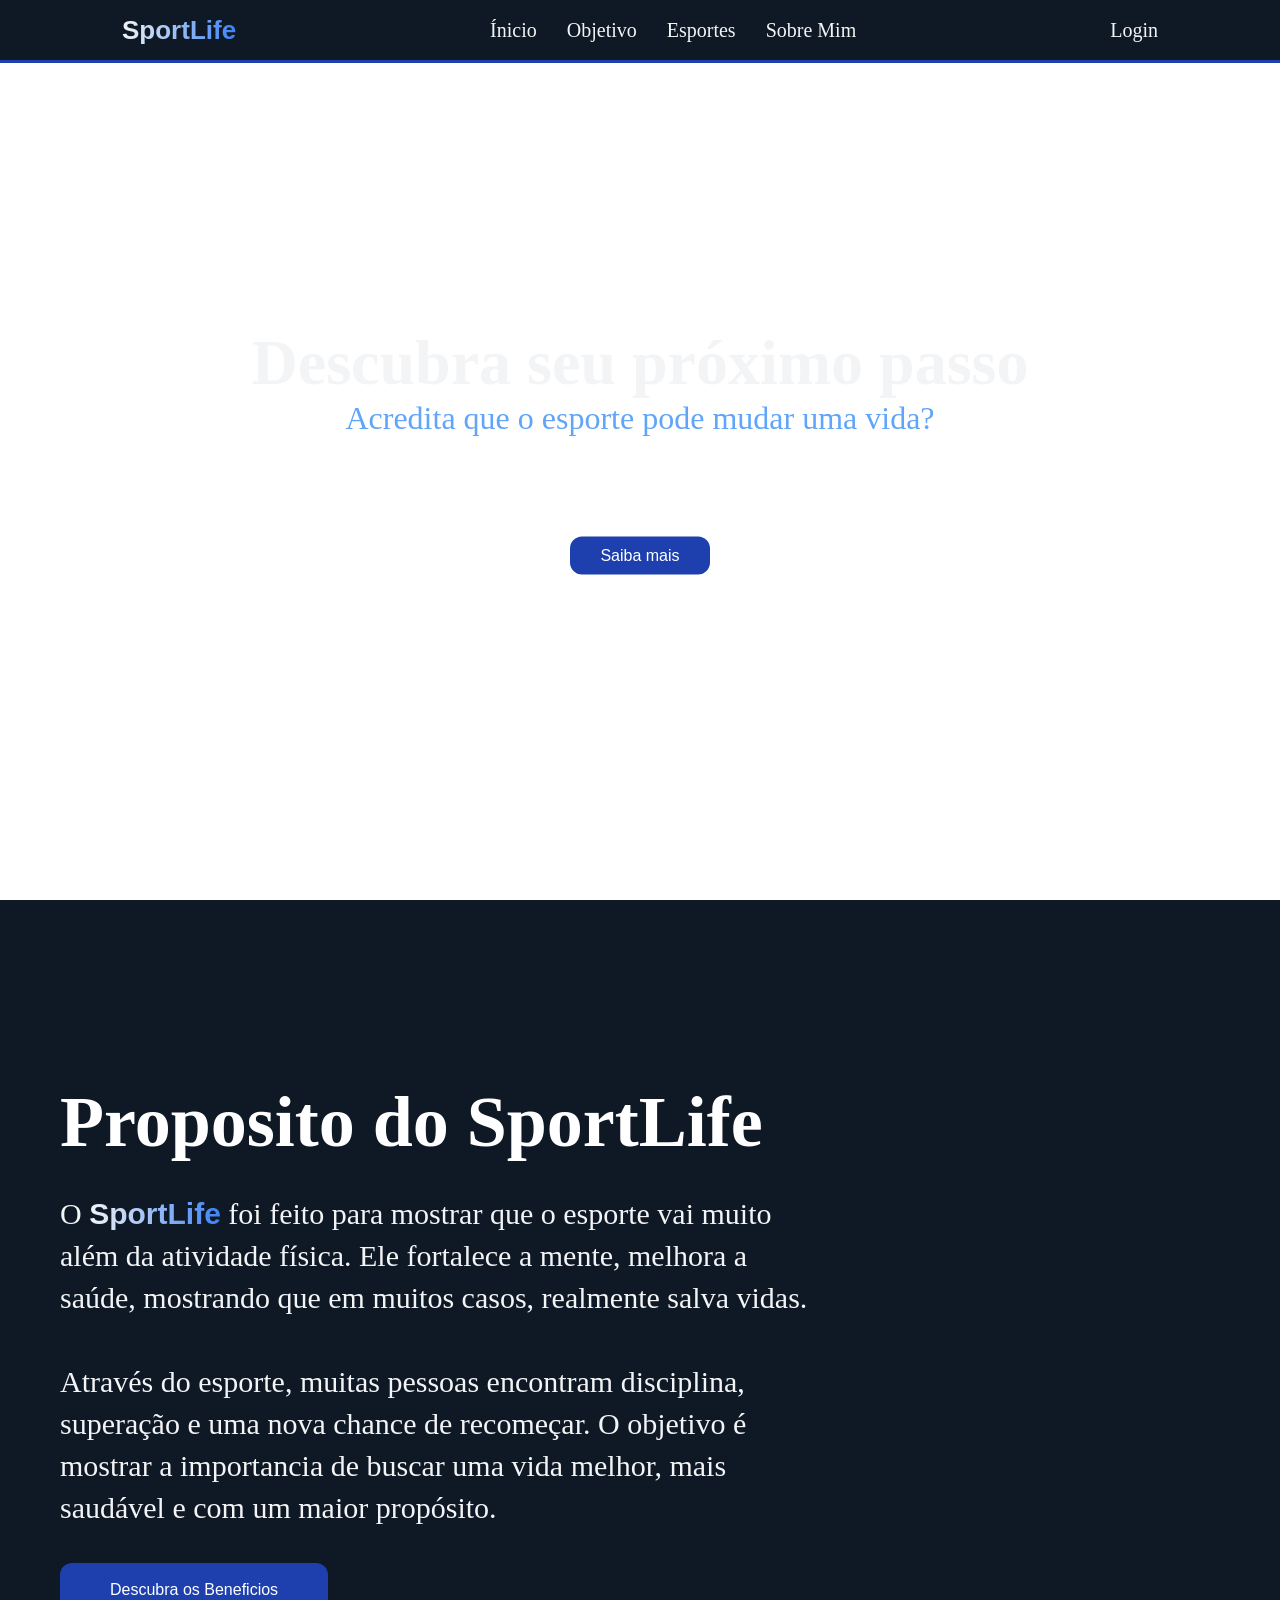
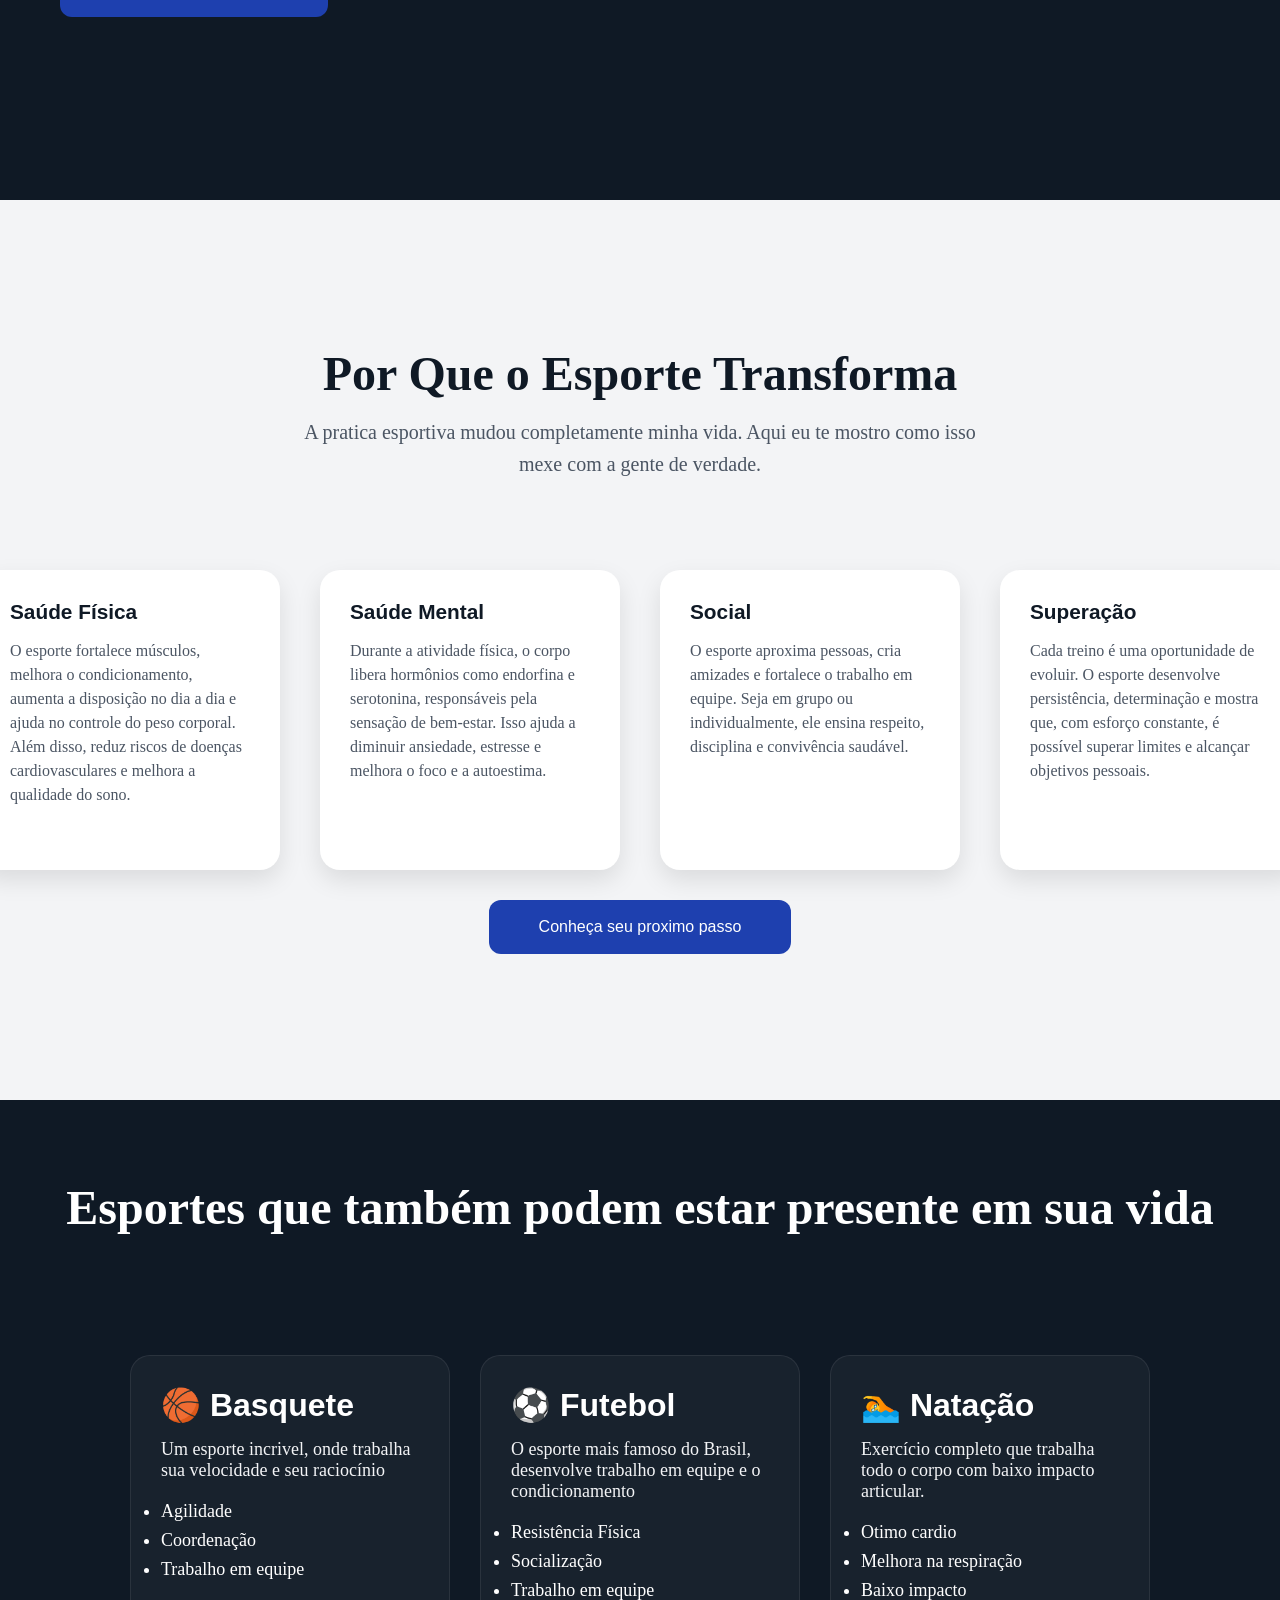
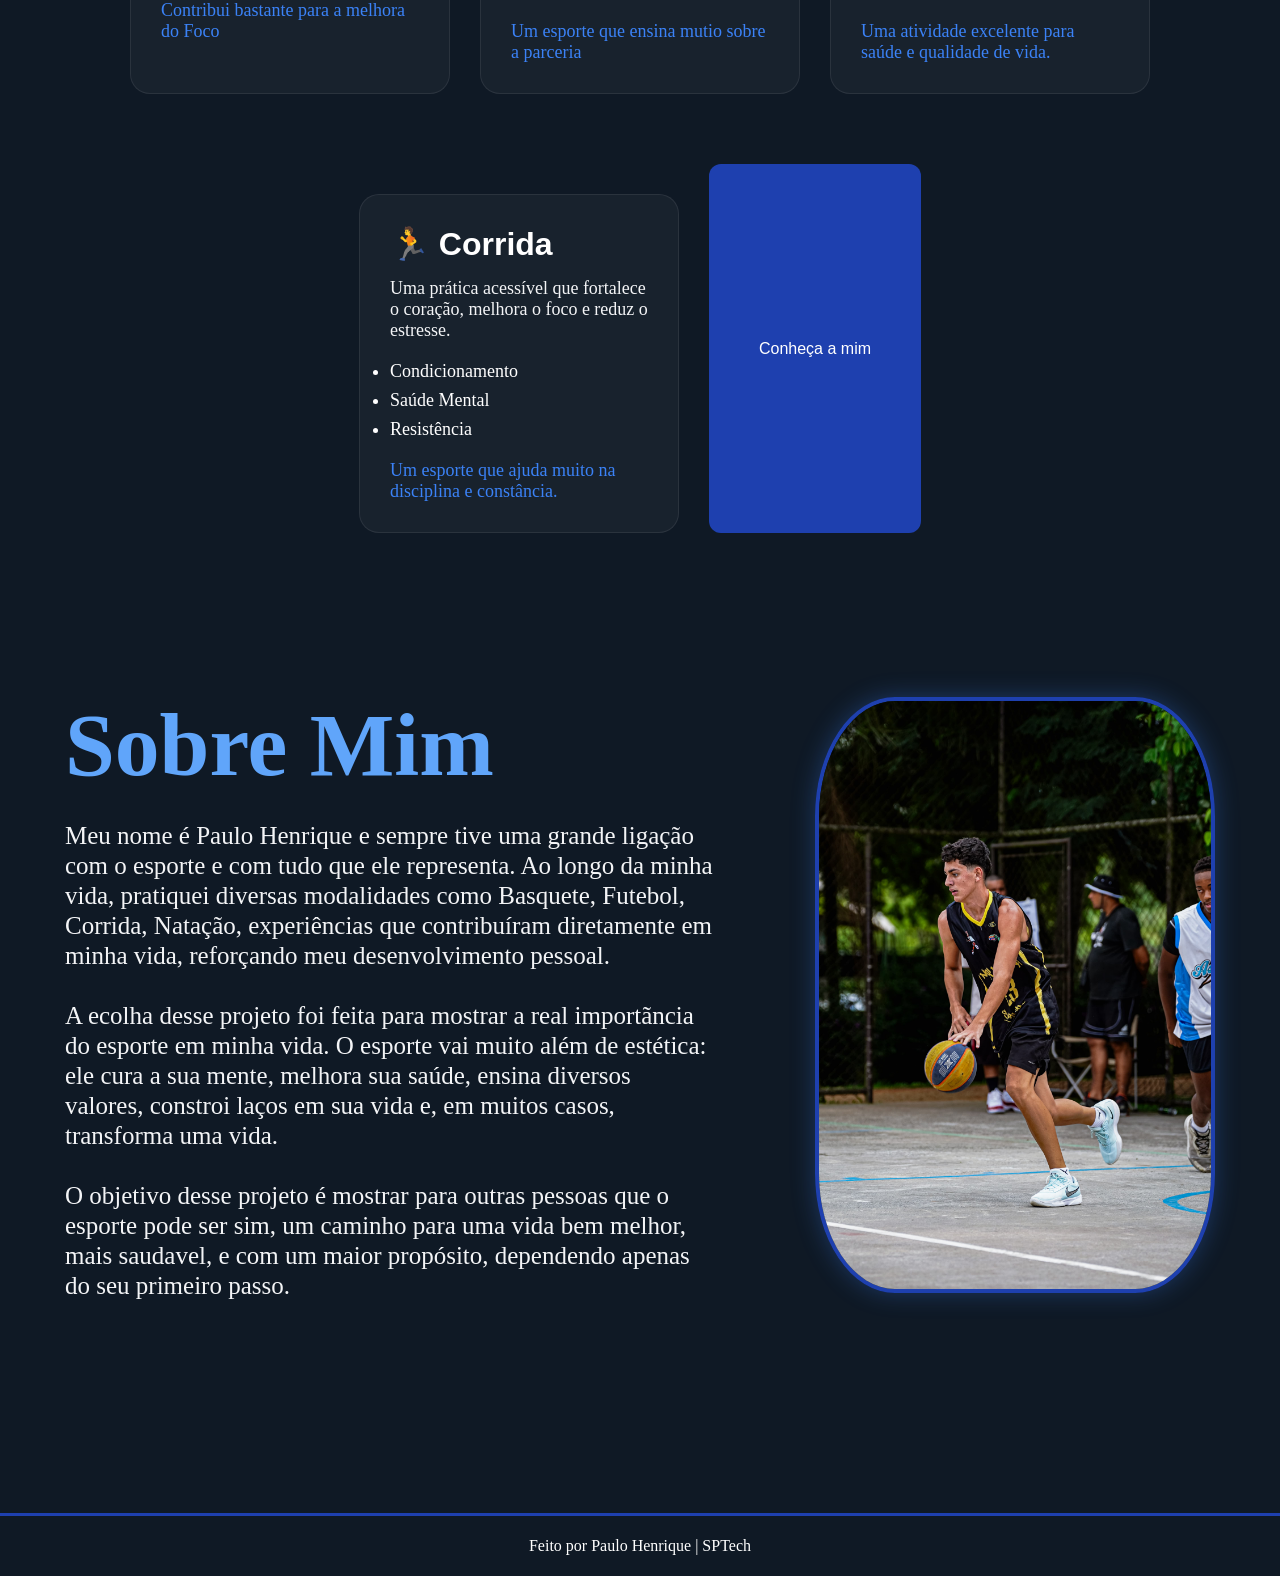
<file: public/index.html>
<!DOCTYPE html>
<html lang="pt-br">

<head>
    <meta charset="UTF-8">
    <meta name="viewport" content="width=device-width, initial-scale=1.0">
    <title>SportLife</title>
    <link rel="stylesheet" href="./css/style.css">
</head>

<body>
    <div id="header">
        <div class="container">
            <a class="logo">SportLife</a>
            <ul class="navbar">
                <li><a href="#inicio">Ínicio</a></li>
                <li><a href="#sobre">Objetivo</a></li>
                <li><a href="#esportes">Esportes</a></li>
                <li><a href="#sobre-mim">Sobre Mim</a></li>
            </ul>
            <div class="profile">
                <a href="login.html">Login</a>
            </div>
        </div>
    </div>

    <section id="inicio">
        <div class="banner-container">
            <div class="texto-banner">
                <h1>Descubra seu próximo passo</h1>
                <p>Acredita que o esporte pode mudar uma vida?</p>

                <div class="banner-button">
                    <button onclick="window.location.href='#sobre'" class="button">Saiba mais</button>
                </div>
            </div>

            <div class="carrossel-fita" id="fita-imagens">
                <div class="slide img1"></div>
                <div class="slide img2"></div>
                <div class="slide img3"></div>
                <div class="slide img4"></div>
            </div>
        </div>
    </section>

    <section id="sobre">
        <div class="sobre-container">
            <div class="texto-sobre">
                <h1>Proposito do SportLife</h1>

                <p>O <Span>SportLife</Span> foi feito para mostrar que o esporte vai muito além da atividade física. Ele
                    fortalece a mente,
                    melhora a saúde, mostrando que em muitos casos, realmente salva vidas. <br> <br>

                    Através do esporte, muitas pessoas encontram disciplina, superação e uma nova chance de recomeçar.
                    O objetivo é mostrar a importancia de buscar uma vida melhor, mais saudável e com um maior
                    propósito.
                </p>

                <button onclick="window.location.href='#beneficios'" class="button">Descubra os Beneficios</button>

            
            </div>

        </div>
    </section>

    <section id="beneficios">

        <div class="beneficios-container">
            <div class="texto-beneficios">
                <h1>Por Que o Esporte Transforma</h1>

                <p>A pratica esportiva mudou completamente minha vida. Aqui eu te mostro como isso mexe com a gente de
                    verdade.</p>
            </div>

            <div class="cards-container">
                <div class="card">
                    <div></div>

                    <h3>Saúde Física</h3>

                    <p> O esporte fortalece músculos, melhora o condicionamento,
                        aumenta a disposição no dia a dia e ajuda no controle
                        do peso corporal. Além disso, reduz riscos de doenças
                        cardiovasculares e melhora a qualidade do sono.</p>
                </div>

                <div class="card">
                    <div></div>
                    <h3>Saúde Mental</h3>

                    <p>Durante a atividade física, o corpo libera hormônios
                        como endorfina e serotonina, responsáveis pela sensação
                        de bem-estar. Isso ajuda a diminuir ansiedade, estresse
                        e melhora o foco e a autoestima.</p>
                </div>

                <div class="card">
                    <div></div>
                    <h3>Social</h3>

                    <p> O esporte aproxima pessoas, cria amizades e fortalece
                        o trabalho em equipe. Seja em grupo ou individualmente,
                        ele ensina respeito, disciplina e convivência saudável.</p>
                </div>

                <div class="card">
                    <div></div>

                    <h3>Superação</h3>

                    <p>Cada treino é uma oportunidade de evoluir. O esporte
                        desenvolve persistência, determinação e mostra que,
                        com esforço constante, é possível superar limites e
                        alcançar objetivos pessoais.</p>
                </div>

            </div>

             <button onclick="window.location.href='#esportes'" class="button">Conheça seu proximo passo</button>

        </div>
    </section>


    <section id="esportes">
        <h1>Esportes que também podem estar presente em sua vida</h1>

        <div class="cards-esportes-container">

            <div class="card-esporte">
                <h2>🏀 Basquete</h2>

                <p>Um esporte incrivel, onde trabalha sua velocidade e seu raciocínio</p>

                <ul>
                    <li>Agilidade</li>
                    <li>Coordenação</li>
                    <li>Trabalho em equipe</li>
                </ul>

                <span>Contribui bastante para a melhora do Foco</span>
            </div>

            <div class="card-esporte">
                <h2>⚽ Futebol</h2>

                <p>O esporte mais famoso do Brasil, desenvolve trabalho em equipe e o condicionamento</p>

                <ul>
                    <li>Resistência Física</li>
                    <li>Socialização</li>
                    <li>Trabalho em equipe</li>
                </ul>

                <span>Um esporte que ensina mutio sobre a parceria</span>
            </div>

            <div class="card-esporte">
                <h2>🏊 Natação</h2>

                <p>Exercício completo que trabalha todo o corpo com baixo impacto articular.</p>

                <ul>
                    <li>Otimo cardio</li>
                    <li>Melhora na respiração</li>
                    <li>Baixo impacto</li>
                </ul>

                <span>Uma atividade excelente para saúde e qualidade de vida.</span>
            </div>

            <div class="card-esporte">
                <h2>🏃 Corrida</h2>

                <p>Uma prática acessível que fortalece o coração, melhora o foco e reduz o estresse.</p>

                <ul>
                    <li>Condicionamento</li>
                    <li>Saúde Mental</li>
                    <li>Resistência</li>
                </ul>

                <span>Um esporte que ajuda muito na disciplina e constância.</span>
            </div>

            <button onclick="window.location.href='#sobre-mim'" class="button">Conheça a mim</button>



        </div>
    </section>

    <section id="sobre-mim">
        <div class="sobre-mim-container">


            <div class="texto-sobre-mim">
                <h1>Sobre Mim</h1>

                <p>Meu nome é Paulo Henrique e sempre tive uma grande ligação com o esporte e com tudo que ele
                    representa.
                    Ao longo da minha vida, pratiquei diversas modalidades como Basquete, Futebol, Corrida, Natação,
                    experiências
                    que contribuíram diretamente em minha vida, reforçando meu desenvolvimento pessoal. <br><br>

                    A ecolha desse projeto foi feita para mostrar a real importãncia do esporte em minha vida. O esporte
                    vai muito além de estética:
                    ele cura a sua mente, melhora sua saúde, ensina diversos valores, constroi laços em sua vida e, em
                    muitos casos, transforma uma vida. <br> <br>

                    O objetivo desse projeto é mostrar para outras pessoas que o esporte pode ser sim, um caminho para
                    uma vida bem melhor, mais saudavel, e com um maior propósito,
                    dependendo apenas do seu primeiro passo.</p>
            </div>

            <div class="foto-sobre-mim">
                <img src="./assets/img5.jpeg">
            </div>
        </div>
    </section>

    <footer>
        <p>Feito por Paulo Henrique | SPTech</p>
    </footer>





    <script>
        let fita = document.getElementById('fita-imagens')
        let index = 0
        let totalSlide = 4

        function iniciarCarrossel() {
            index++

            if (index >= totalSlide) {
                index = 0
            }

            let deslocamento = index * 25
            fita.style.transform = `translateX(-${deslocamento}%)`
        }

        setInterval(iniciarCarrossel, 2000)
    </script>

</html>
</file>
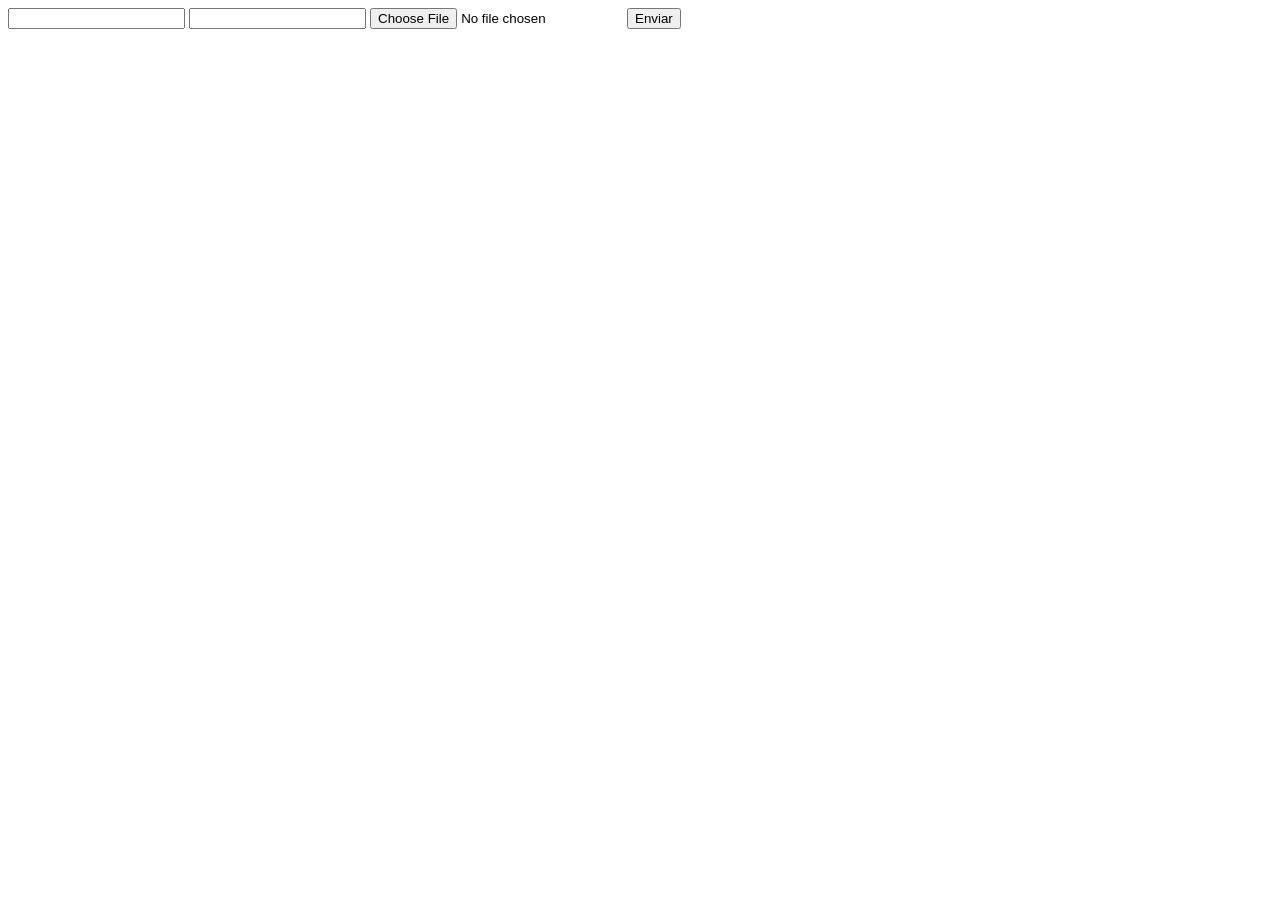
<file: DOCUMENTOS_DE_APOIO/exemplo_de_upload_de_arquivo/public/index.html>
<!DOCTYPE html>
<html lang="en">

<head>
  <meta charset="UTF-8">
  <meta http-equiv="X-UA-Compatible" content="IE=edge">
  <meta name="viewport" content="width=device-width, initial-scale=1.0">
  <title>Upload</title>
</head>

<body>

  <div>
    <input name="nome" id="nome" type="text" />
    <input name="email" id="email" type="url" />
    <input name="foto" id="foto" type="file" />
    <button onclick="enviar()">Enviar</button>
  </div>

  <div id="container"></div>
</body>

</html>

<script>
  function enviar() {
    const formData = new FormData();
    formData.append('foto', foto.files[0])
    formData.append('nome', nome.value)
    formData.append('email', email.value)

    fetch("/usuarios/cadastro", {
      method: "POST",
      body: formData
    })
      .then(res => {
        window.location = "./perfil.html"
      })
      .catch(err => {
        console.log(err);
      })
  }
</script>
</file>
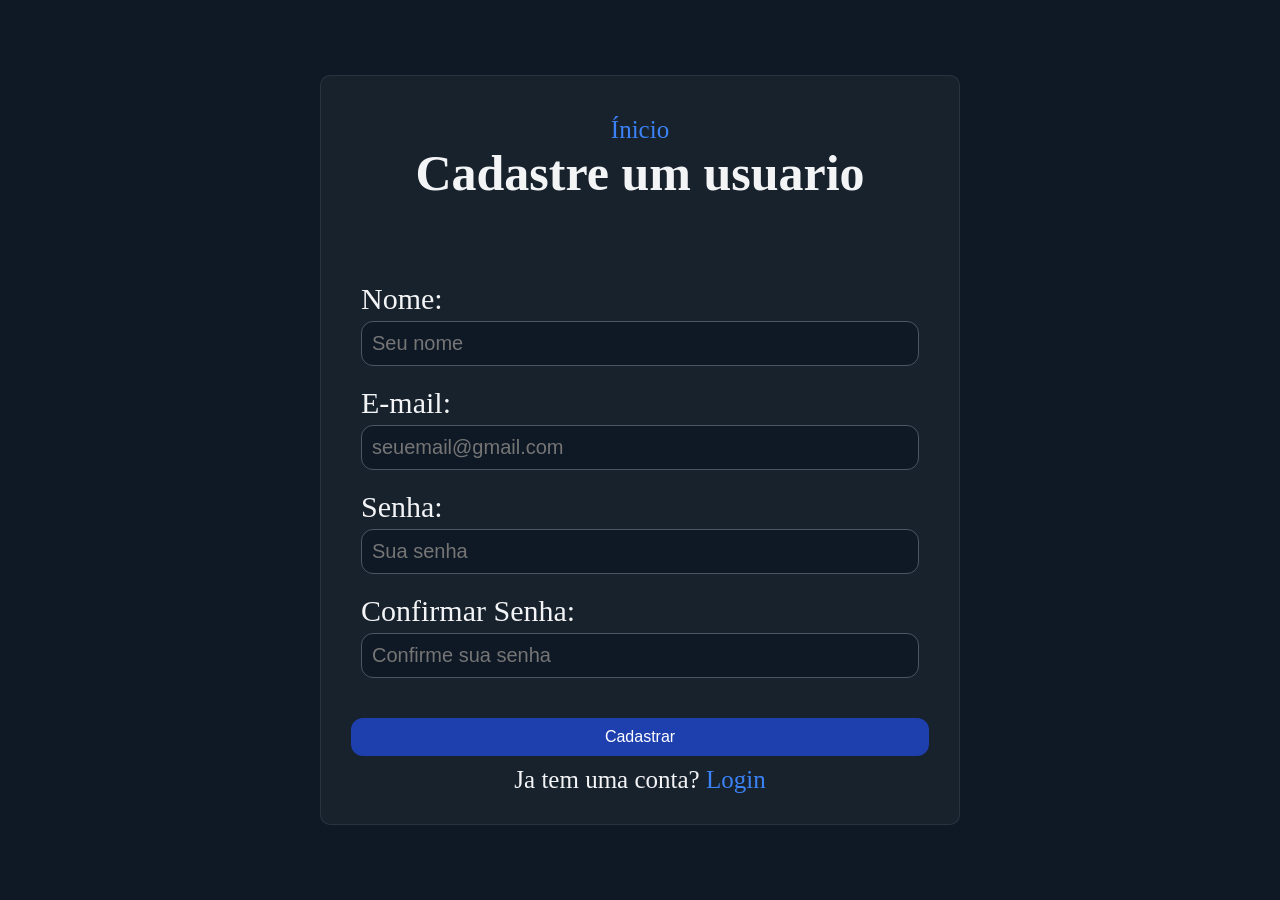
<file: public/cadastro.html>
<!DOCTYPE html>
<html lang="pt-br">
<head>
    <meta charset="UTF-8">
    <meta name="viewport" content="width=device-width, initial-scale=1.0">
    <title>Cadastro</title>
    <link rel="stylesheet" href="./css/style.css">
</head>
<body>
    <section id="cadastro">
        <div class="cadastro-container">
            <div class="card-login">

                <p><a href="index.html">Ínicio</a></p>
                <h1>Cadastre um usuario</h1>

                <div class="campo">
                    <span>Nome:</span>
                    <input id="inp_nome" type="text" placeholder="Seu nome">
                </div>

                 <div class="campo">
                    <span>E-mail:</span>
                    <input id="inp_email" type="email" placeholder="seuemail@gmail.com">
                </div>

                 <div class="campo">
                    <span>Senha:</span>
                    <input id="inp_senha" type="password" placeholder="Sua senha">
                </div>
                 <div class="campo">
                    <span>Confirmar Senha:</span>
                    <input id="inp_csenha" type="password" placeholder="Confirme sua senha">
                </div>

                <button class="button" onclick="cadastrar()">Cadastrar</button>

                <p>Ja tem uma conta? <a href="login.html">Login</a></p>
            </div>
        </div>
    </section>
</body>
</html>
<script>
    function cadastrar() {
        let nome = inp_nome.value
        let email = inp_email.value
        let senha = inp_senha.value
        let csenha = inp_csenha.value
        let validado = false
        if (nome == "" || email == "" || senha == "" || csenha == "") {
            alert('Preencha todos os campos')
        } else if (csenha != senha) {
            alert('As senhas precisam ser iguais')
        } else if (!email.includes("@") || !email.includes(".")) {
            alert('O Email precisa conter @ e .')
        } else if (senha.length < 8) {
            alert('A senha deve ter pelo menos 8 caracteres')
        } else if (!senha.includes("!") && !senha.includes("@")  && !senha.includes("#") &&
                    !senha.includes("$") && !senha.includes("%") && !senha.includes("&") &&
                    !senha.includes("*") && !senha.includes("_") && !senha.includes("-") &&
                    !senha.includes("/")) {
                        alert('A senha precisa conter pelo menos um caractere especial')
                    } else {
                        validado = true
                        alert('Cadastro realizado com sucesso')
                   
                    fetch("/usuarios/cadastrar", {
      method: "POST",
      headers: {
        "Content-Type": "application/json",
      },
      body: JSON.stringify({
        // crie um atributo que recebe o valor recuperado aqui
        // Agora vá para o arquivo routes/usuario.js
        nomeServer: nome,
        emailServer: email,
        senhaServer: senha,
        
      }),
    })
      .then(function (resposta) {
        console.log("resposta: ", resposta);

        if (resposta.ok) {

          alert("Cadastro realizado com sucesso! Redirecionando para tela de Login...")
            

          setTimeout(() => {
            window.location = "login.html";
          }, 1000);

        } else {
          throw "Houve um erro ao tentar realizar o cadastro!";
        }
      })
      .catch(function (resposta) {
        console.log(`#ERRO: ${resposta}`);
        
      });
    }
    return false;
  
                   
}           

</script>
</file>
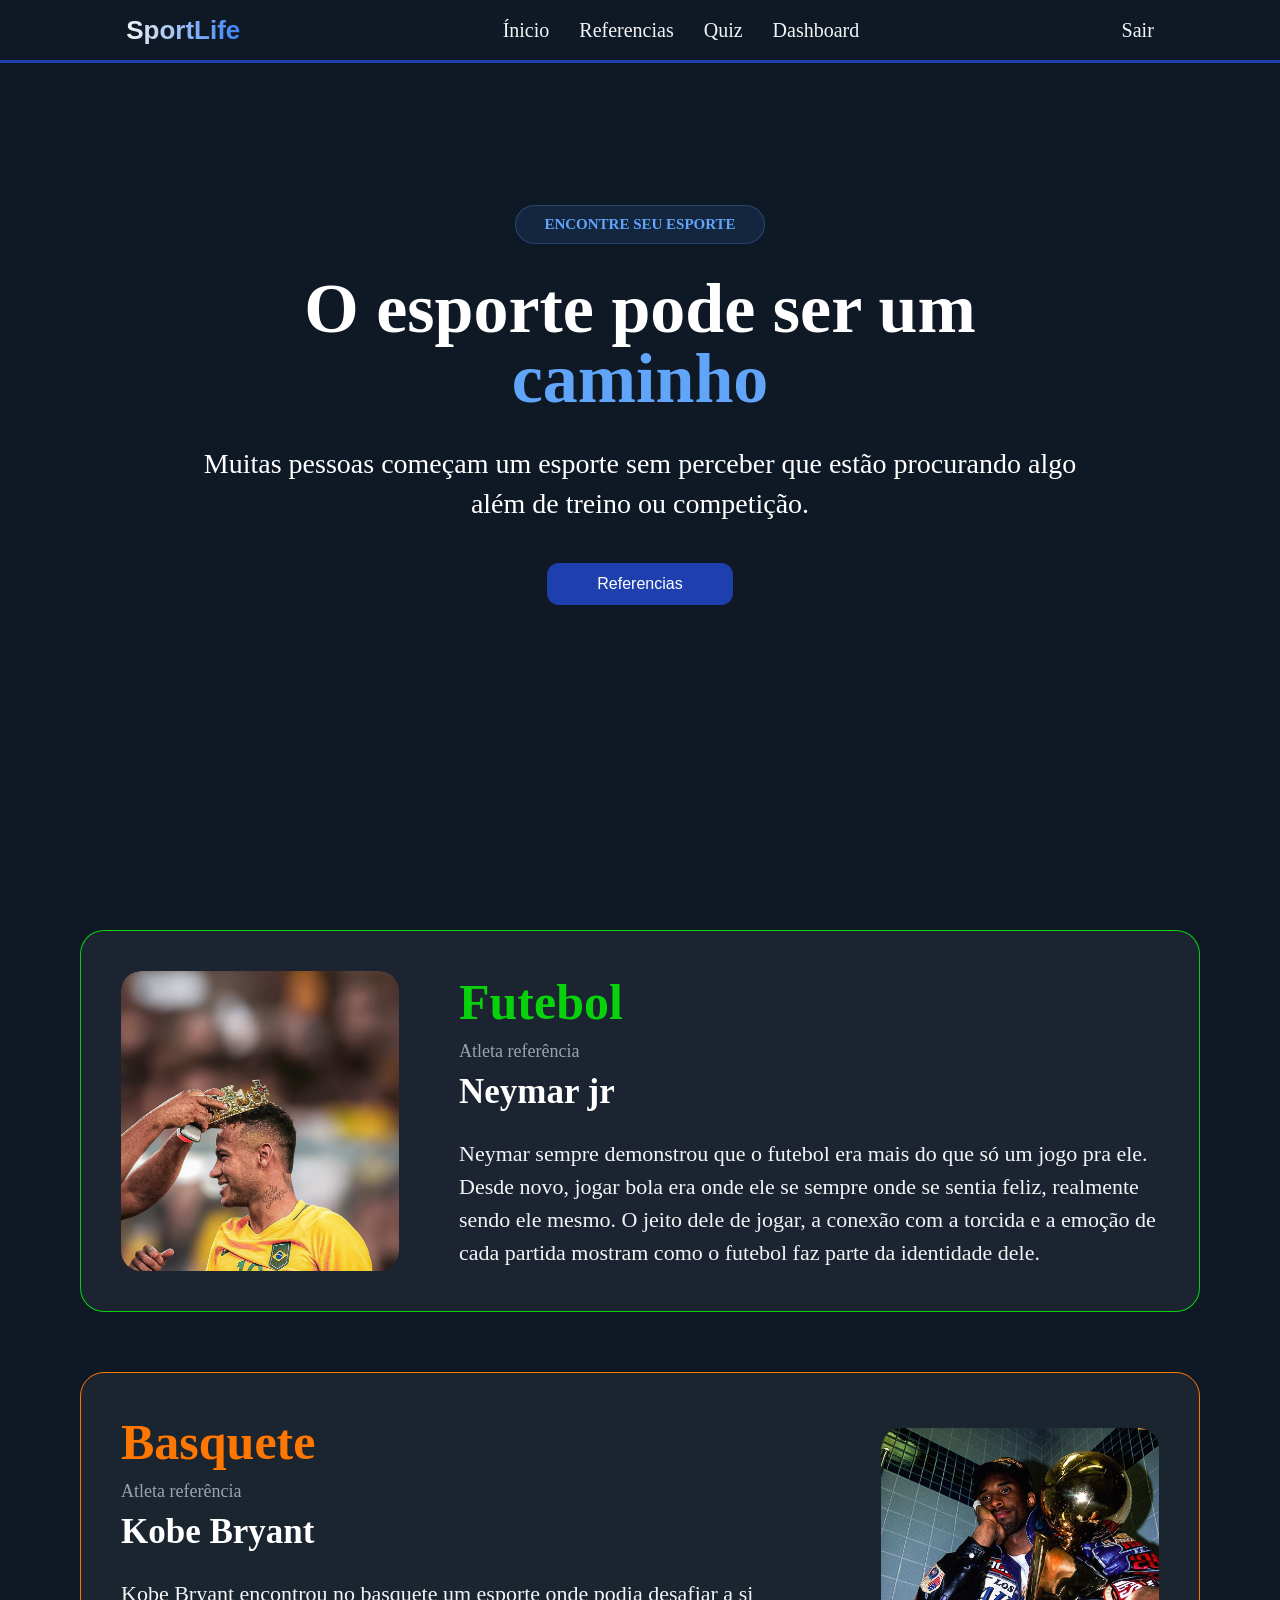
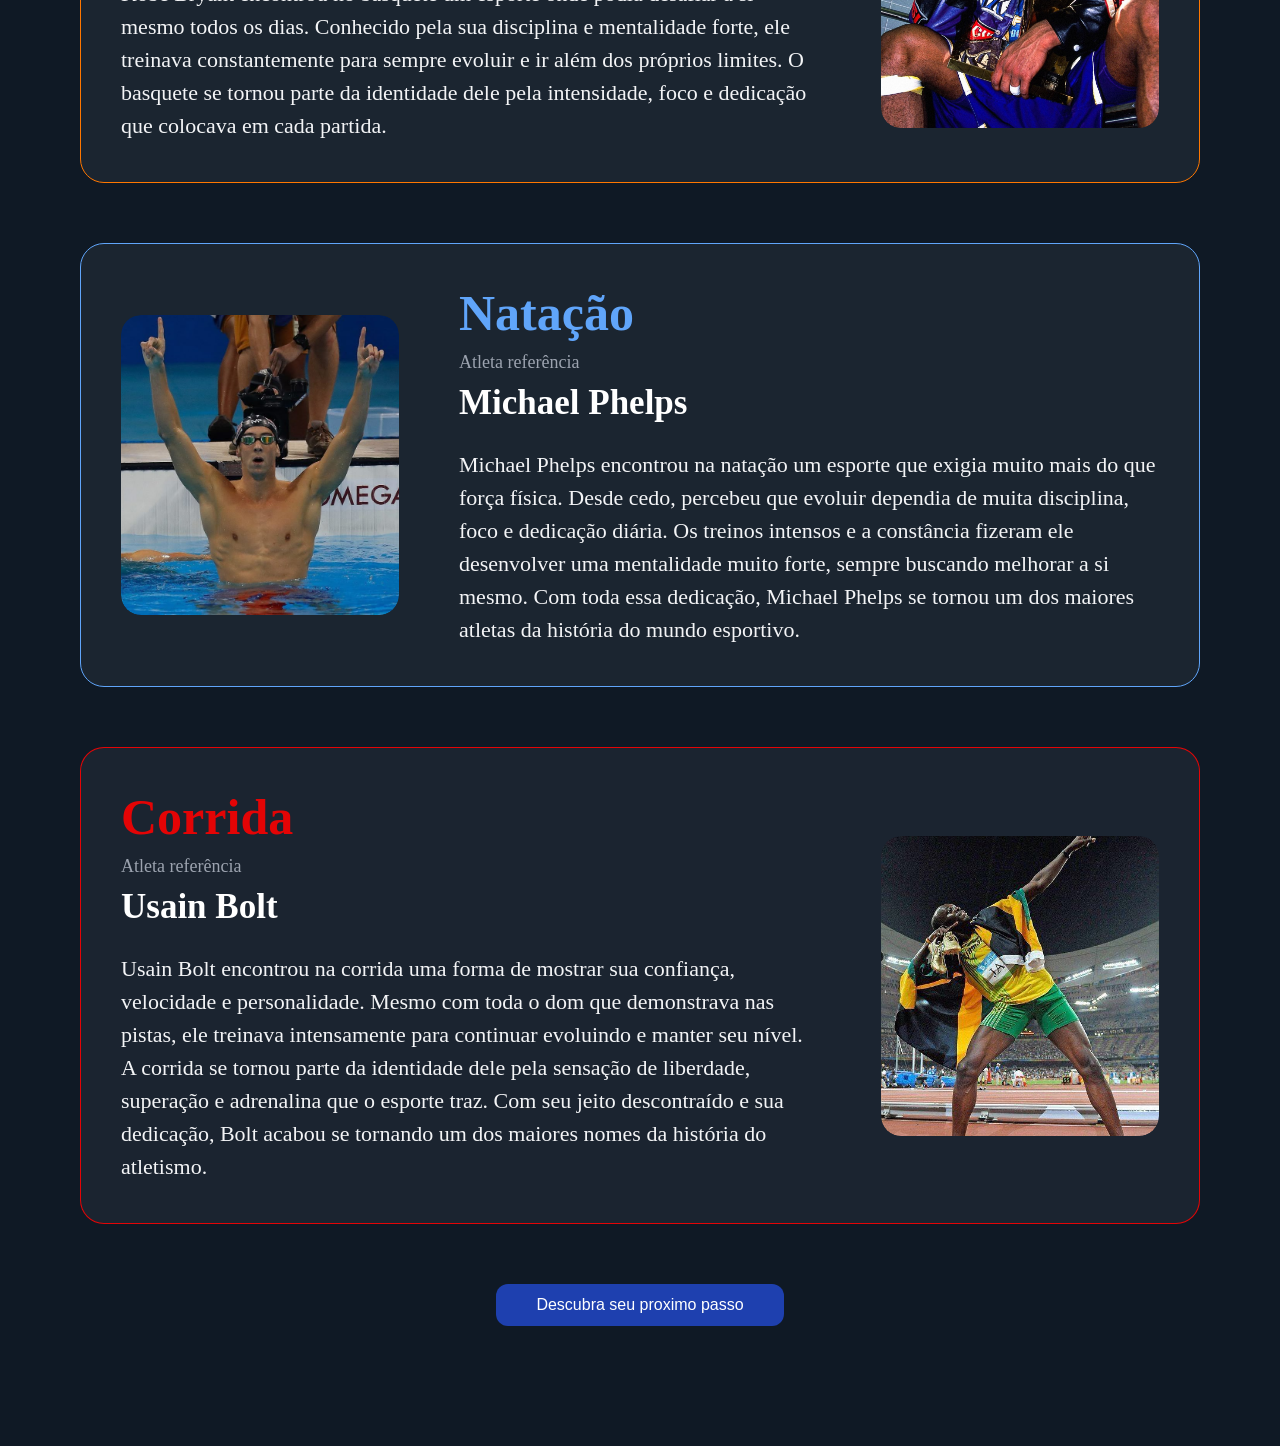
<file: public/informativo.html>
<!DOCTYPE html>
<html lang="pt-br">

<head>
    <meta charset="UTF-8">
    <meta name="viewport" content="width=device-width, initial-scale=1.0">
    <title>informativo</title>
    <link rel="stylesheet" href="./css/style.css">
</head>

<body>

    <div id="header">
        <div class="container">
            <a class="logo">SportLife</a>
            <ul class="navbar">
                <li><a href="inicio.html">Ínicio</a></li>
                <li><a href="#informativo">Referencias</a></li>
                <li><a href="quiz.html">Quiz</a></li>
                <li><a href="dashboard.html">Dashboard</a></li>
            </ul>
            <div class="profile">
                <a href="index.html">Sair</a>
            </div>
        </div>
    </div>


    <section id="informativo">

        <div class="banner-informativo">


            <div class="texto-informativo">

                <div class="mini-texto">ENCONTRE SEU ESPORTE</div>


                <h1>O esporte pode ser um <span>caminho</span></h1>

                <p>Muitas pessoas começam um esporte sem perceber que estão procurando algo além de treino ou
                    competição.</p>
                    
                <button onclick="window.location.href='#referencias'" class="button">Referencias</button>
            </div>



        </div>
    </section>

    <section id="referencias">
        <div class="referencias-container">

            <div class="futebol">
                <div class="card-referencias" onclick="abrirModal('modalNeymar')">

                    <div class="img-jogador">
                        <img src="./assets/img6.jpg">
                    </div>

                    <div class="texto-referencias">
                        <h1>Futebol</h1>

                        <span>Atleta referência</span>

                        <h3>Neymar jr</h3>

                        <p> Neymar sempre demonstrou que o futebol era mais do que só um jogo pra ele.
                            Desde novo, jogar bola era onde ele se sempre onde se sentia feliz, realmente sendo ele
                            mesmo.
                            O jeito dele de jogar, a conexão com a torcida e a emoção de cada partida
                            mostram como o futebol faz parte da identidade dele.
                        </p>
                    </div>

                </div>
            </div>



            <div class="basquete">
                <div class="card-referencias" onclick="abrirModal('modalKobe')">

                    <div class="texto-referencias">
                        <h1>Basquete</h1>

                        <span>Atleta referência</span>

                        <h3>Kobe Bryant</h3>

                        <p>Kobe Bryant encontrou no basquete um esporte onde podia desafiar a si mesmo todos os dias.
                            Conhecido pela sua disciplina e mentalidade forte, ele treinava constantemente para sempre
                            evoluir e ir além dos próprios limites.
                            O basquete se tornou parte da identidade dele pela intensidade, foco e dedicação que
                            colocava em
                            cada partida.
                        </p>
                    </div>

                    <div class="img-jogador">
                        <img src="assets/img7.jpg">
                    </div>
                </div>
            </div>



            <div class="natacao">
                <div class="card-referencias" onclick="abrirModal('modalMichal')">

                    <div class="img-jogador">
                        <img src="assets/img8.jpg">
                    </div>

                    <div class="texto-referencias">
                        <h1>Natação</h1>

                        <span>Atleta referência</span>

                        <h3>Michael Phelps</h3>

                        <p> Michael Phelps encontrou na natação um esporte que exigia muito mais do que força física.
                            Desde cedo, percebeu que evoluir dependia de muita disciplina, foco e dedicação diária.
                            Os treinos intensos e a constância fizeram ele desenvolver uma mentalidade muito forte,
                            sempre buscando melhorar a si mesmo.
                            Com toda essa dedicação, Michael Phelps se tornou um dos maiores atletas da história do
                            mundo
                            esportivo.
                        </p>
                    </div>
                </div>
            </div>


            <div class="corrida">
                <div class="card-referencias" onclick="abrirModal('modalUsain')">

                    <div class="texto-referencias">
                        <h1>Corrida</h1>

                        <span>Atleta referência</span>

                        <h3>Usain Bolt</h3>

                        <p> Usain Bolt encontrou na corrida uma forma de mostrar sua confiança, velocidade e
                            personalidade.
                            Mesmo com toda o dom que demonstrava nas pistas, ele treinava intensamente para
                            continuar evoluindo e manter seu nível.
                            A corrida se tornou parte da identidade dele pela sensação de liberdade, superação e
                            adrenalina que o esporte traz.
                            Com seu jeito descontraído e sua dedicação, Bolt acabou se tornando um dos maiores nomes da
                            história do atletismo.
                        </p>
                    </div>

                    <div class="img-jogador">
                        <img src="assets/img9.jpg">
                    </div>

                </div>
            </div>


            <button onclick="window.location.href='quiz.html'" class="button">Descubra seu proximo passo</button>

        </div>
    </section>

    <div id="modalNeymar" class="modal">

        <div class="modal-container">

            <span class="fechar" onclick="fecharModal('modalNeymar')">
                ✕
            </span>

            <div class="img-modal">
                <img src="./assets/img10.jpg">
            </div>


            <div class="modal-info">



                <span id="futebol" class="tag-esporte futebol">
                    Futebol
                </span>

                <h1>Neymar Jr</h1>

                <button class="button-favoritar" onclick="favoritar('Neymar jr')">⭐ Favoritar atleta</button>

                <h1 class="titulo">História</h1>

                <div id="historiaAtleta">
                    <h3>O Futebol e sua Alta Pressão: A Trajetória de Neymar</h3> <br>

                    <p> A história de Neymar é um dos exemplos mais práticos para demonstrar a importância e o impacto
                        do
                        esporte na sociedade, justamente porque ela passa longe de ser linear ou perfeita. Ela ilustra
                        como
                        o futebol funciona de verdade e as responsabilidades extremas, superação física e todos seus
                        impactos. <br><br></p>


                    <h3>1. A Transição de uma Necessidade para o Negócio</h3> <br>

                    <p> Para Neymar e sua família, o futebol começou como uma ferramenta de subsistência econômica, uma
                        realidade comum para a grande maioria dos atletas sul-americanos. No entanto, o diferencial de
                        sua
                        trajetória foi a velocidade dessa transição. Antes mesmo de atingir a maioridade, ele já lidava
                        com
                        contratos milionários, a procura de clubes europeus e a responsabilidade de sustentar uma
                        estrutura
                        que dependia exclusivamente do seu desempenho em campo. O esporte, neste cenário, exige uma
                        maturação psicológica precoce que poucos jovens enfrentam. <br> <br></p>


                    <h3>2. O Preço Físico e Psicológico do Alto Rendimento</h3> <br>

                    <p>A carreira de Neymar na Europa (Barcelona e Paris Saint-Germain) e na Seleção Brasileira expõe o
                        lado mais duro do esporte de elite. A grandeza de sua carreira não é medida apenas pelos
                        títulos,
                        mas pela capacidade de suportar a cobrança e o desgaste:

                        As Lesões Graves: O estilo de jogo baseado na velocidade e no drible fez dele o alvo principal
                        de
                        faltas violentas. Ele enfrentou fraturas, rupturas de ligamentos e cirurgias que interromperam
                        momentos cruciais de sua carreira, como as Copas do Mundo de 2014 e 2018.

                        A Opinião Pública: O futebol é uma das poucas indústrias onde um profissional é julgado
                        publicamente
                        por milhões de pessoas diariamente. Neymar experimentou os dois extremos: a idolatria global e a
                        crítica severa, servindo de exemplo sobre como o atleta precisa desenvolver resiliência mental
                        para
                        separar a vida pública da performance técnica. <br><br></p>


                    <h3>3. A Dimensão dos Números e do Legado</h3> <br>

                    <p> Apesar das oscilações e das polêmicas extracampo que frequentemente dividem as opiniões, os
                        dados
                        estatísticos consolidam o tamanho de sua carreira no futebol mundial. Ele alcançou marcas que
                        poucos
                        atletas na história atingiram:

                        Tornou-se o maior artilheiro da história da Seleção Brasileira em jogos oficiais, superando a
                        marca
                        de Pelé.

                        Protagonizou a transferência mais cara da história do futebol mundial ao se transferir para o
                        PSG
                        por €222 milhões, um marco que redefiniu o mercado financeiro esportivo.

                        Conquistou os principais títulos possíveis por clubes (incluindo a Copa Libertadores e a UEFA
                        Champions League) e liderou o Brasil na conquista do ouro olímpico inédito em 2016.

                        Por que este exemplo demonstra a importância do esporte?
                        Ao apresentar esse caso, você pode destacar que o esporte é importante porque ele reflete a vida
                        real em alta intensidade:

                        O futebol não é um ambiente de resultados garantidos. Na história de Neymar, o esporte se mostra
                        relevante por ser uma das ferramentas mais potentes de mobilidade social do mundo, mas que cobra
                        um
                        preço alto em disciplina, resistência a frustrações e capacidade de reestruturação após quedas
                        físicas e emocionais.

                        A carreira dele é gigantesca porque, mesmo sob o peso de ser uma figura central do esporte
                        moderno
                        por mais de uma década, ele se manteve no topo estatístico e competitivo do futebol mundial.</p>

                </div>


            </div>

        </div>

    </div>

    <div id="modalKobe" class="modal">

        <div class="modal-container">

            <span class="fechar" onclick="fecharModal('modalKobe')">
                ✕
            </span>

            <div class="img-modal">
                <img src="./assets/img11.jpg">
            </div>


            <div class="modal-info">



                <span id="basquete" class="tag-esporte basquete">
                    Basquete
                </span>

                <h1>Kobe Bryant</h1>

                <button class="button-favoritar" onclick="favoritar('Kobe Bryant')">⭐ Favoritar atleta</button>

                <h1 class="titulo">História</h1>

                <div id="historiaAtleta">
                    <h3>A Mentalidade como Diferencial: A Trajetória de Kobe Bryant</h3> <br>
                    <p>Kobe Bryant não veio de um contexto de vulnerabilidade social extrema — seu pai, Joe Bryant, também
                    foi jogador de basquete profissional e Kobe passou parte da infância na Itália. No entanto, o
                    esporte entrou em sua vida como um canal de isolamento e foco absoluto. Ao entrar na NBA em 1996,
                    direto do ensino médio e com apenas 17 anos, ele teve que provar seu valor em uma liga de adultos
                    extremamente competitiva. </p> <br> <br>

                    <h3>1. A Construção da "Mamba Mentality" (Mentalidade Mamba)</h3> <br>
                    <p>O maior legado de Kobe Bryant para a cultura do esporte não foram apenas os títulos, mas a criação
                    de uma filosofia de vida que hoje é aplicada por empresários, estudantes e atletas de diversas
                    modalidades: a Mamba Mentality.

                    Essa filosofia baseava-se em cinco pilares: resiliência, dedicação, obsessão, paixão e destemor.

                    A rotina de treinos: Tornaram-se lendárias as histórias de Kobe chegando aos ginásios às 4 da manhã,
                    treinando antes de todos os seus companheiros e estendendo as sessões até a exaustão.

                    O esporte como ferramenta de autoconhecimento: Para ele, o basquete era um meio de testar os limites
                    do próprio corpo e da mente.

                    2. Altas Pressões e a Gestão de Crises <br>
                    Assim como qualquer grande ícone esportivo, a carreira de Kobe foi testada por controvérsias graves
                    e crises de relacionamento. <br> <br>

                    Conflitos Internos: A parceria com Shaquille O'Neal rendeu três títulos consecutivos ao Los Angeles
                    Lakers (2000-2002), mas também gerou um dos maiores choques de ego da história da liga, resultando
                    na saída de O'Neal. Kobe assumiu a responsabilidade de liderar a equipe sozinho, enfrentando anos de
                    críticas até provar que poderia ser campeão como o protagonista absoluto (títulos de 2009 e 2010).

                    Superação de Lesões: Em 2013, aos 34 anos, ele sofreu uma ruptura no tendão de Aquiles — uma das
                    lesões mais devastadoras para um jogador de basquete. Mesmo após o rompimento, ele caminhou até a
                    linha de lance livre, cobrou os dois arremessos, converteu-os e só então saiu de quadra. Esse
                    episódio sintetiza como o esporte desenvolve uma tolerância à dor e um senso de dever fora do comum.
                    <br><br> </p>

                    <h3>3. Estatísticas e Gigantismo</h3> <br>
                    <p>Kobe Bryant jogou por 20 anos em uma única franquia, o Los Angeles Lakers, um feito raro no esporte
                    moderno. Seus números consolidam sua grandeza:

                    5 vezes campeão da NBA.

                    2 vezes Medalhista de Ouro Olímpico (sendo o líder mental da redenção do basquete americano em
                    2008).

                    4º maior pontuador da história da NBA (33.643 pontos).

                    Teve os seus dois números de camisa (8 e 24) aposentados pelos Lakers, uma honraria inédita.

                    Após se aposentar, tornou-se o primeiro ex-atleta profissional a vencer um Oscar (pelo
                    curta-metragem de animação Dear Basketball), mostrando que a disciplina do esporte é transferível
                    para qualquer área da vida.

                    Por que este exemplo demonstra a importância do esporte?
                    Ao utilizar Kobe Bryant em sua apresentação, o foco principal deve ser a ética de trabalho:

                    O esporte é importante porque ele funciona como um laboratório de caráter. A vida de Kobe Bryant
                    demonstra que o talento sem uma disciplina quase religiosa não é suficiente para mantê-lo no topo. O
                    basquete, para ele, foi uma ferramenta para mostrar ao mundo o que acontece quando um ser humano
                    decide abdicar de distrações em nome de um objetivo.

                    A trágica morte de Kobe em 2020 apenas reforçou o tamanho do seu impacto: o mundo não lamentou
                    apenas a perda de um ex-jogador, mas a partida de um símbolo global de determinação e foco. </p>

                </div>


            </div>

        </div>

    </div>


    <div id="modalMichal" class="modal">

        <div class="modal-container">

            <span class="fechar" onclick="fecharModal('modalMichal')">
                ✕
            </span>

            <div class="img-modal">
                <img src="./assets/img12.jpg">
            </div>


            <div class="modal-info">



                <span id="natacao" class="tag-esporte natacao">
                    Natação
                </span>

                <h1>Michal Phelps</h1>

                <button class="button-favoritar" onclick="favoritar('Michael Phelps')">⭐ Favoritar atleta</button>

                <h1 class="titulo">História</h1>

                <div id="historiaAtleta">
                    <h3>1. O Diagnóstico e à Água virou um Refúgio</h3><br>
                    <p>Na infância, Michael Phelps foi diagnosticado com Transtorno do Déficit de Atenção com
                    Hiperatividade (TDAH). Ele era uma criança que não conseguia se concentrar na escola, sofria
                    bullying devido às suas proporções físicas (braços muito longos e orelhas de abano) e ouviu de
                    uma professora que "nunca seria capaz de se concentrar em nada".

                    Aos 7 anos, sua mãe o colocou na natação para que ele gastasse energia. Na piscina, o que a
                    sociedade via como uma disfunção sumiu. A água forneceu a disciplina e a estrutura linear que a
                    mente de Phelps precisava. O esporte funcionou como uma terapia e uma ferramenta de organização
                    neurológica. <br> <br> </p>

                    <h3>2. A Preparo perfeito e o Isolamento</h3><br>
                    <p>O técnico Bob Bowman percebeu que a anatomia de Phelps era perfeita para a natação (tronco
                    longo, pernas curtas e braços com envergadura maior que sua altura). Mas o diferencial real foi
                    o nível de sacrifício. 

                    A Rotina Extrema: Durante anos, Phelps treinou 365 dias por ano. Ele não folgava em feriados,
                    domingos ou aniversários. Ele nadava cerca de 80 mil metros por semana.

                    O Auge Histórico: O ápice dessa dedicação ocorreu nos Jogos Olímpicos de Pequim, em 2008. Ele
                    conquistou 8 medalhas de ouro em uma única edição, quebrando o recorde histórico de Mark Spitz.
                    Ele precisou ser perfeito em cada detalhe, superando problemas técnicos (como sua óculos de
                    proteção encher de água durante uma prova) usando puramente a memória muscular e o foco mental. <br>
                    <br> <br></p>

                    <h3>3. O Pós-Auge: A Depressão e o recomeço do Sucesso </h3><br>
                    <p>Após se tornar o atleta mais condecorado da história, Phelps enfrentou o "vazio do topo". Sem um
                    objetivo claro, ele perdeu a identidade. Ele foi detido por dirigir sob o efeito de álcool,
                    enfrentou severas crises de depressão e admitiu, anos mais tarde, que chegou a cogitar o
                    suicídio.

                    A forma como o esporte entra na fase final da sua vida é o ponto mais humano de sua história:

                    Ele utilizou o ciclo para os Jogos do Rio em 2016 como um processo de reabilitação pessoal.

                    Ele voltou a treinar não para provar nada ao mundo, mas para se despedir do esporte de forma
                    sóbria e em paz consigo mesmo. Ele conquistou mais 5 ouros e 1 prata no Rio, encerrando sua
                    carreira com um total de 28 medalhas olímpicas (23 de ouro).

                    Por que este exemplo demonstra a importância do esporte?
                    Ao incluir Michael Phelps em sua apresentação, você demonstra que o esporte tem um valor que vai
                    além do condicionamento físico:

                    O esporte é importante porque ele acolhe e direciona. A história de Phelps prova que
                    características que muitas vezes são apontadas como limitações no cotidiano (como a
                    hiperatividade) podem se tornar o maior diferencial de uma pessoa se colocadas no ambiente
                    correto. Além disso, mostra que o esporte pode servir como uma âncora de saúde mental,
                    oferecendo um senso de propósito e resiliência mesmo nos momentos mais sombrios da vida de um
                    indivíduo.</p>

                </div>


            </div>

        </div>

    </div>

    <div id="modalUsain" class="modal">

        <div class="modal-container">

            <span class="fechar" onclick="fecharModal('modalUsain')">
                ✕
            </span>

            <div class="img-modal">
                <img src="./assets/img13.jpg">
            </div>


            <div class="modal-info">



                <span id="corrida" class="tag-esporte corrida">
                    Corrida
                </span>

                <h1>Usain Bolt</h1>

                <button class="button-favoritar" onclick="favoritar('Usain Bolt')">⭐ Favoritar atleta</button>

                <h1 class="titulo">História</h1>

                <div id="historiaAtleta">
                    <h3>1. A Lapidação do Talento Bruto</h3> <br>
                    <p>Ao contrário de atletas que se moldaram pela repetição exaustiva desde cedo, Bolt lidou inicialmente
                    com a facilidade do talento genético. No entanto, o esporte de alto rendimento cobrou o seu preço
                    quando ele subiu para a categoria adulta. Sua altura (1,95m) era considerada anatomicamente
                    desvantajosa para um velocista, pois dificultava uma largada rápida. O esporte exigiu dele uma
                    reeducação biomecânica profunda para provar que a passada longa compensaria a saída mais lenta. <br><br></p>

                    <h3>2. A Pressão da Consistência e as Lesões Cronicistas</h3><br>
                    A carreira de Bolt é frequentemente lembrada pelas comemorações e pela aparente facilidade com que
                    vencia, mas os bastidores revelam a dureza do atletismo:

                    <p>Escoliose e Problemas Físicos: Bolt nasceu com uma severa escoliose na coluna, o que desalinhava sua
                    bacia e causava constantes lesões musculares na coxa. O esporte exigiu um trabalho de fisioterapia e
                    fortalecimento extremamente rigoroso para que seu corpo não entrasse em colapso com a força da sua
                    própria explosão interna.

                    O Peso do Favoritismo: Manter-se como o "homem mais rápido do mundo" por três ciclos olímpicos
                    consecutivos (2008, 2012 e 2016) impôs uma pressão psicológica esmagadora. No atletismo de
                    velocidade, um erro de milésimos de segundo na largada significa o fim de quatro anos de trabalho,
                    como aconteceu em sua desclassificação por queima de largada no Mundial de 2011. <br> <br></p>

                    <h3>3. Estatísticas e o Domínio Histórico</h3> <br>
                    <p>Os números de Bolt na pista consolidaram um nível de dominância que redefiniu os limites da física
                    humana:

                    Tricampeão Olímpico consecutivo nos 100m e 200m rasos (Pequim 2008, Londres 2012 e Rio 2016).

                    Recordista Mundial dos 100m (9s58) e dos 200m (19s19), marcas estabelecidas em 2009 que permanecem
                    intocáveis.

                    É o maior medalhista da história dos Mundiais de Atletismo, acumulando 11 medalhas de ouro.

                    Por que este exemplo demonstra a importância do esporte?
                    Ao apresentar o caso de Usain Bolt, o argumento central deve ser o poder de união e a popularização
                    de uma modalidade:

                    O esporte é importante porque ele é capaz de criar momentos de catarse coletiva global. A trajetória
                    de Bolt demonstra que o esporte de alto nível, além da dedicação física, depende do carisma e da
                    capacidade de suportar a responsabilidade de parar o planeta por menos de 10 segundos. Ele
                    transformou o atletismo — muitas vezes visto como uma modalidade rígida e técnica — em um espetáculo
                    de entretenimento e identidade cultural para o seu país e para o mundo.</p>

                </div>


            </div>

        </div>

    </div>
</body>

</html>
<script>

    function abrirModal(idModal) {

        document.getElementById(idModal).style.display = "flex"
    }

    function fecharModal(idModal) {

        document.getElementById(idModal).style.display = "none"
    }

    function favoritar(nomeAtleta) {

        console.log(nomeAtleta)


        fetch("/usuarios/favoritar", {
            method: "PUT",
            headers: {
                "Content-Type": "application/json",
            },

            body: JSON.stringify({
        // crie um atributo que recebe o valor recuperado aqui
        // Agora vá para o arquivo routes/usuario.js
        idUsuarioServer: sessionStorage.ID_USUARIO,
        nomeAtletaServer: nomeAtleta
      })
        })
        .then(
        function (resposta) {
            if (resposta.ok) {
                alert('Atleta favoritado com sucesso')
            } else {
                alert('Erro ao favoritar atleta')
            }
        }
    )

    .catch(function (resposta) {
        console.log(`#ERRO: ${resposta}`);
      }
    )
    }
</script>
</file>
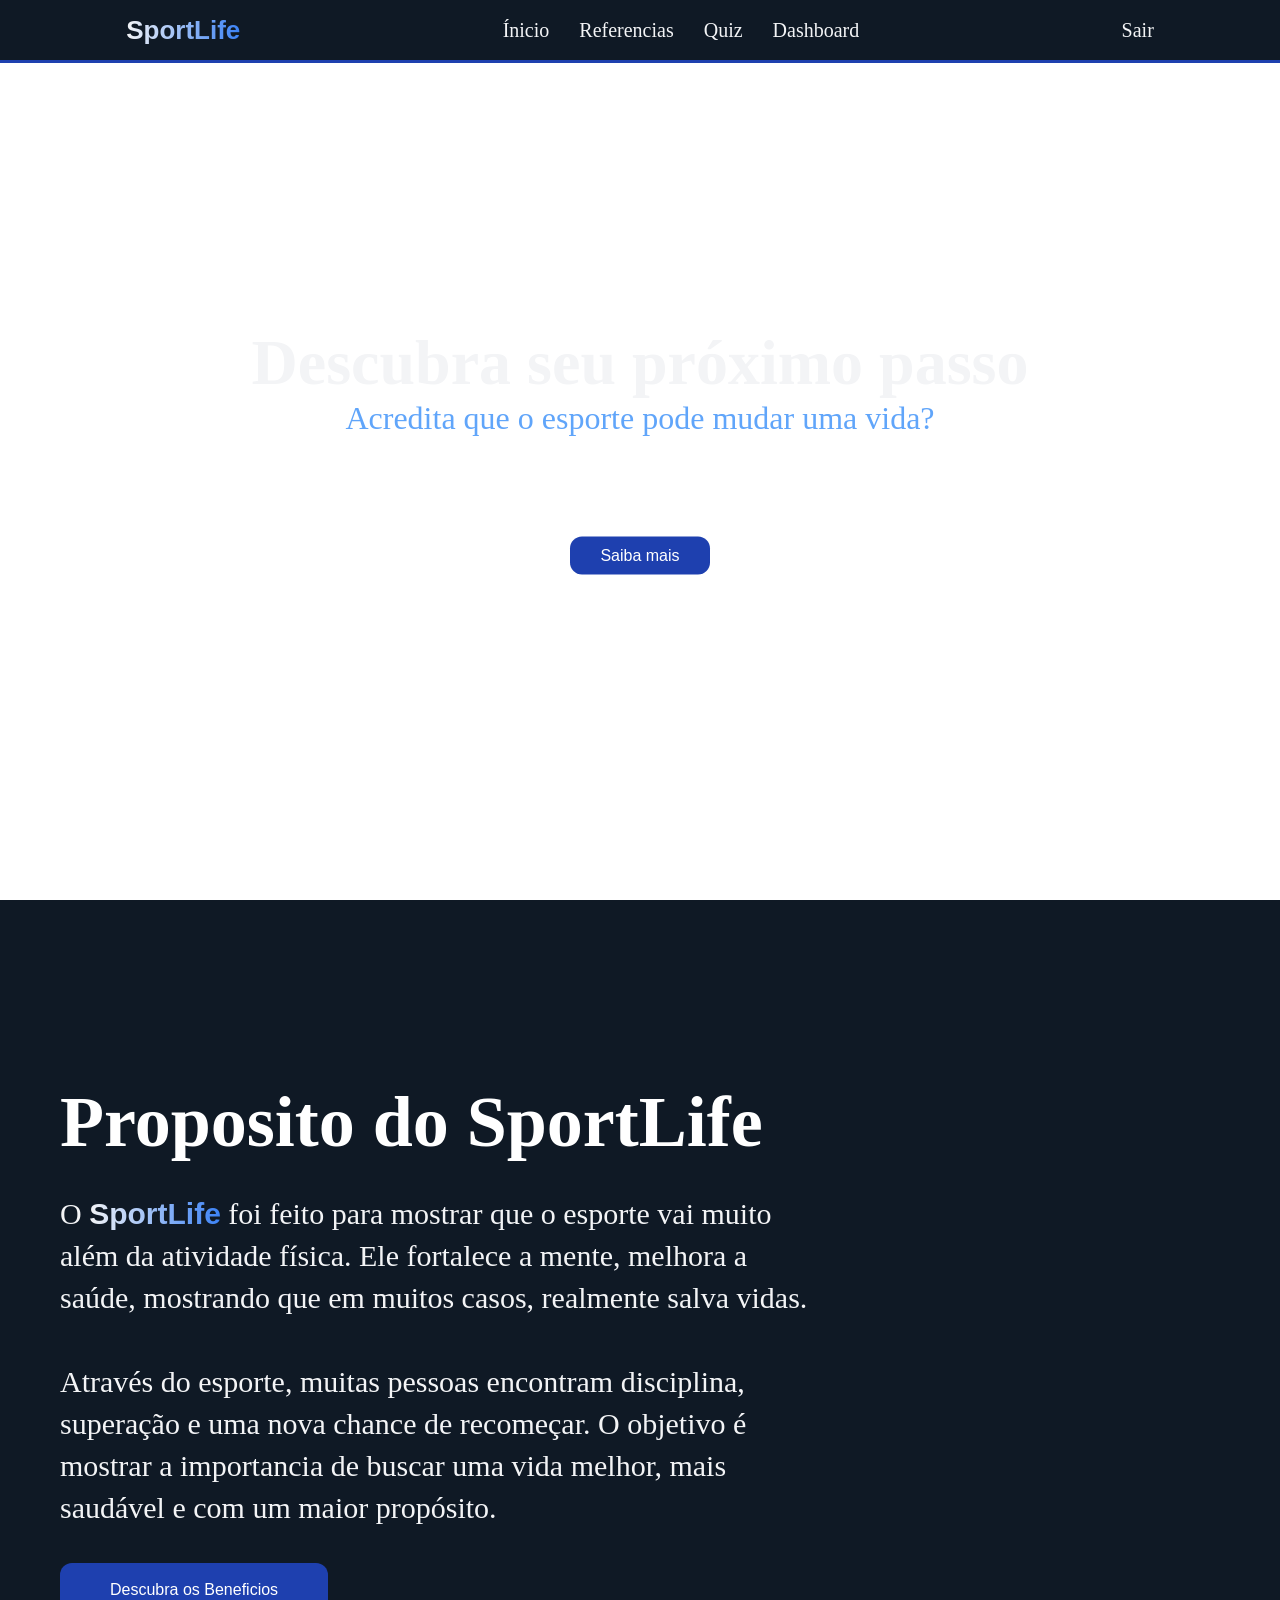
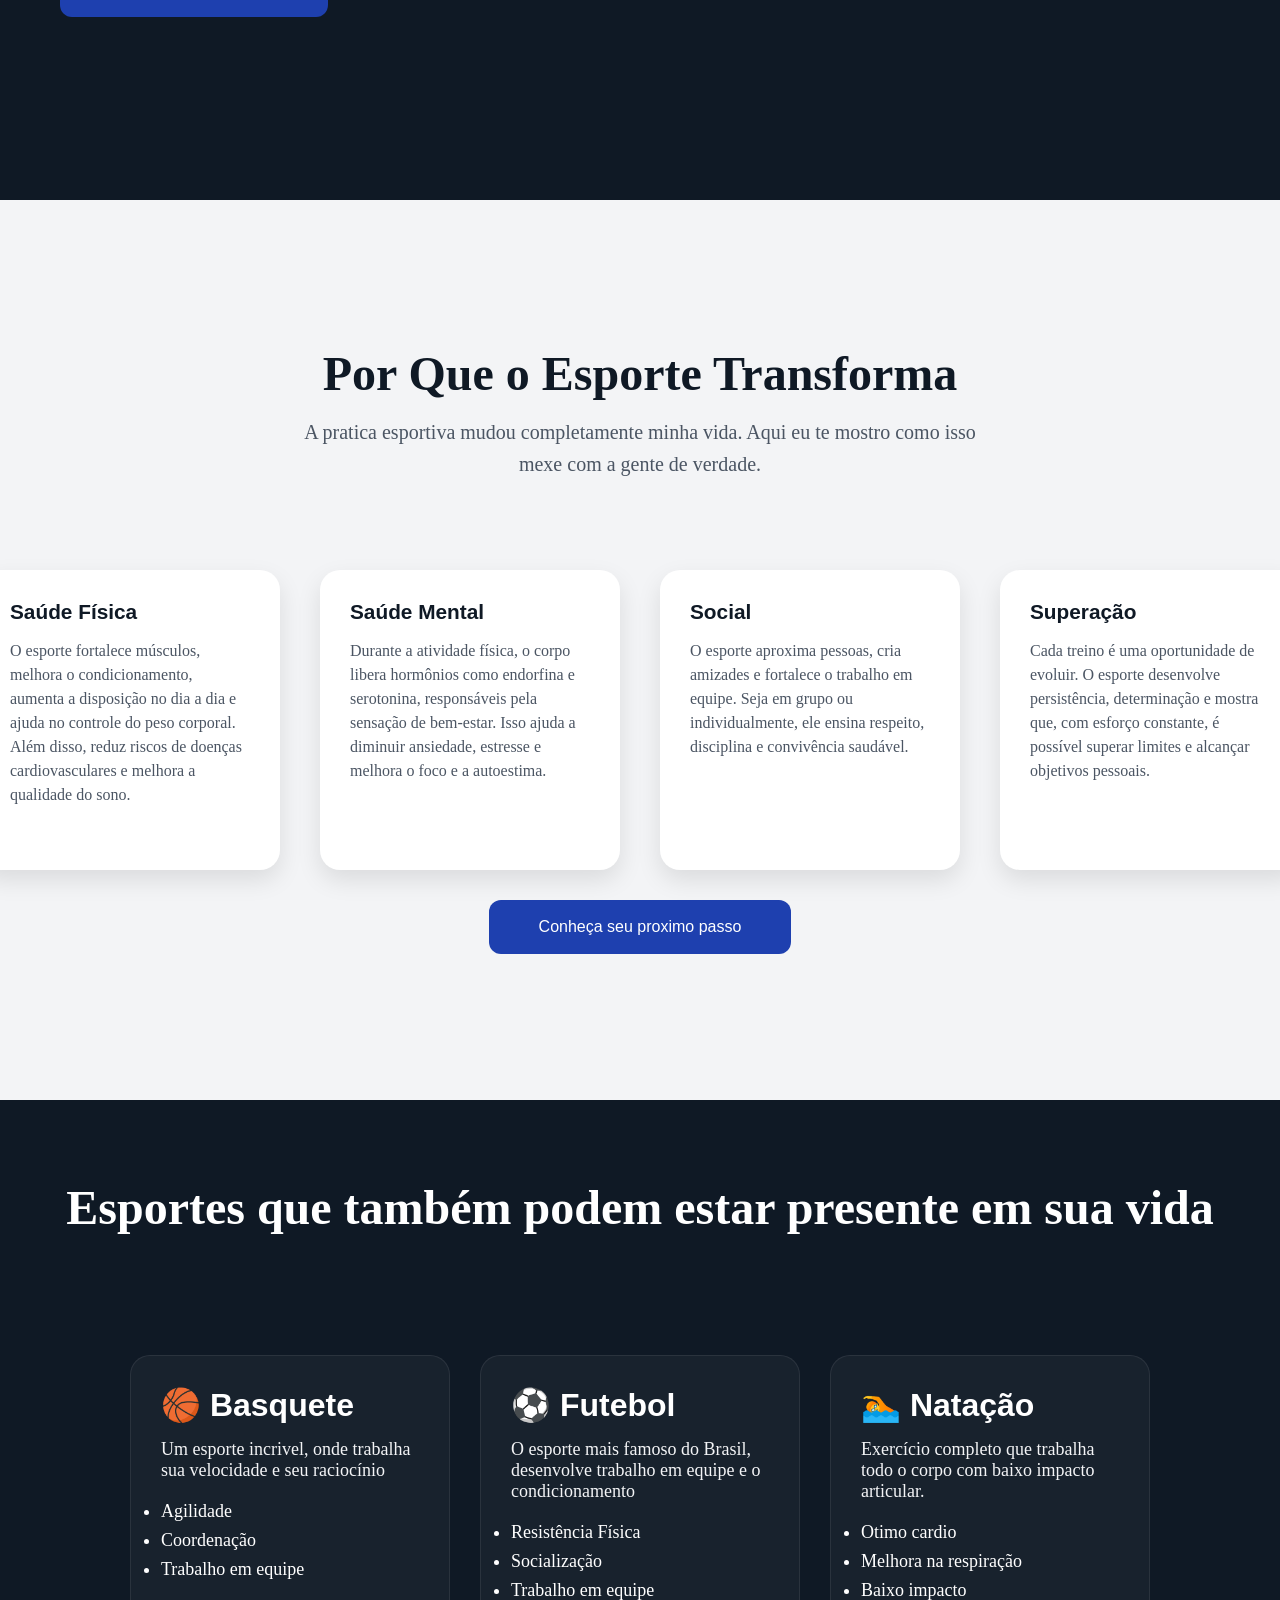
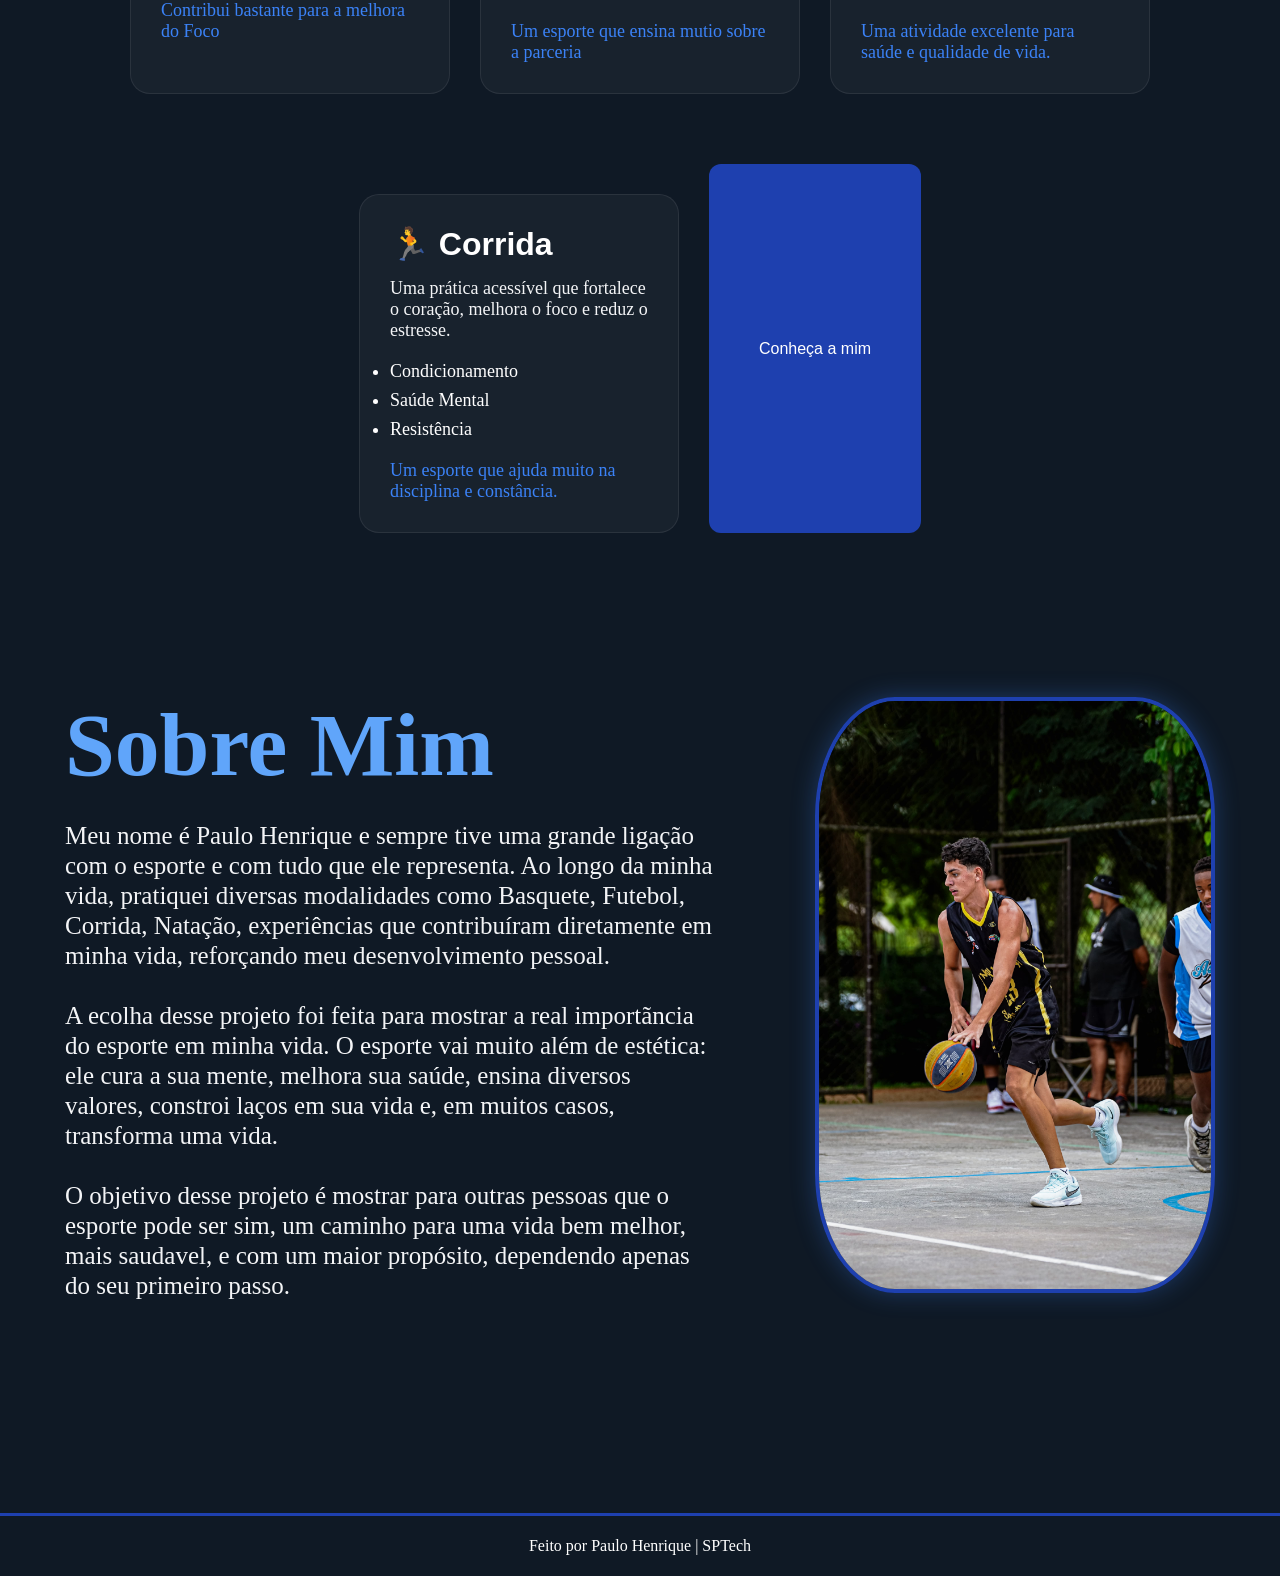
<file: public/inicio.html>
<!DOCTYPE html>
<html lang="pt-br">

<head>
    <meta charset="UTF-8">
    <meta name="viewport" content="width=device-width, initial-scale=1.0">
    <title>SportLife</title>
    <link rel="stylesheet" href="./css/style.css">
</head>

<body>
    <div id="header">
        <div class="container">
            <a class="logo">SportLife</a>
            <ul class="navbar">
                <li><a href="inicio.html">Ínicio</a></li>
                <li><a href="informativo.html">Referencias</a></li>
                <li><a href="quiz.html">Quiz</a></li>
                <li><a href="dashboard.html">Dashboard</a></li>
            </ul>
            <div class="profile">
                <a href="index.html">Sair</a>
            </div>
        </div>
    </div>

    <section id="inicio">
        <div class="banner-container">
            <div class="texto-banner">
                <h1>Descubra seu próximo passo</h1>
                <p>Acredita que o esporte pode mudar uma vida?</p>

                <div class="banner-button">
                    <button onclick="window.location.href='#sobre'" class="button">Saiba mais</button>
                </div>
            </div>

            <div class="carrossel-fita" id="fita-imagens">
                <div class="slide img1"></div>
                <div class="slide img2"></div>
                <div class="slide img3"></div>
                <div class="slide img4"></div>
            </div>
        </div>
    </section>

    <section id="sobre">
        <div class="sobre-container">
            <div class="texto-sobre">
                <h1>Proposito do SportLife</h1>

                <p>O <Span>SportLife</Span> foi feito para mostrar que o esporte vai muito além da atividade física. Ele fortalece a mente, 
                    melhora a saúde, mostrando que em muitos casos, realmente salva vidas. <br> <br>

                    Através do esporte, muitas pessoas encontram disciplina, superação e uma nova chance de recomeçar. 
                    O objetivo é mostrar a importancia de buscar uma vida melhor, mais saudável e com um maior propósito.
                </p>

               <button onclick="window.location.href='#beneficios'" class="button">Descubra os Beneficios</button>
            </div>

        </div>
    </section>

    <section id="beneficios">

        <div class="beneficios-container">
            <div class="texto-beneficios">
                <h1>Por Que o Esporte Transforma</h1>

                <p>A pratica esportiva mudou completamente minha vida. Aqui eu te mostro como isso mexe com a gente de
                    verdade.</p>
            </div>

            <div class="cards-container">
                <div class="card">
                    <div></div>

                    <h3>Saúde Física</h3>

                    <p> O esporte fortalece músculos, melhora o condicionamento,
                        aumenta a disposição no dia a dia e ajuda no controle
                        do peso corporal. Além disso, reduz riscos de doenças
                        cardiovasculares e melhora a qualidade do sono.</p>
                </div>

                <div class="card">
                    <div></div>
                    <h3>Saúde Mental</h3>

                    <p>Durante a atividade física, o corpo libera hormônios
                        como endorfina e serotonina, responsáveis pela sensação
                        de bem-estar. Isso ajuda a diminuir ansiedade, estresse
                        e melhora o foco e a autoestima.</p>
                </div>

                <div class="card">
                    <div></div>
                    <h3>Social</h3>

                    <p> O esporte aproxima pessoas, cria amizades e fortalece
                        o trabalho em equipe. Seja em grupo ou individualmente,
                        ele ensina respeito, disciplina e convivência saudável.</p>
                </div>

                <div class="card">
                    <div></div>

                    <h3>Superação</h3>

                    <p>Cada treino é uma oportunidade de evoluir. O esporte
                        desenvolve persistência, determinação e mostra que,
                        com esforço constante, é possível superar limites e
                        alcançar objetivos pessoais.</p>
                </div>

            </div>

            <button onclick="window.location.href='#esportes'" class="button">Conheça seu proximo passo</button>
        </div>
    </section>


    <section id="esportes">
        <h1>Esportes que também podem estar presente em sua vida</h1>

        <div class="cards-esportes-container">

            <div class="card-esporte">
                <h2>🏀 Basquete</h2>

                <p>Um esporte incrivel, onde trabalha sua velocidade e seu raciocínio</p>

                <ul>
                    <li>Agilidade</li>
                    <li>Coordenação</li>
                    <li>Trabalho em equipe</li>
                </ul>

                <span>Contribui bastante para a melhora do Foco</span>
            </div>

            <div class="card-esporte">
                <h2>⚽ Futebol</h2>

                <p>O esporte mais famoso do Brasil, desenvolve trabalho em equipe e o condicionamento</p>

                <ul>
                    <li>Resistência Física</li>
                    <li>Socialização</li>
                    <li>Trabalho em equipe</li>
                </ul>

                <span>Um esporte que ensina mutio sobre a parceria</span>
            </div>

            <div class="card-esporte">
                <h2>🏊 Natação</h2>

                <p>Exercício completo que trabalha todo o corpo com baixo impacto articular.</p>

                <ul>
                    <li>Otimo cardio</li>
                    <li>Melhora na respiração</li>
                    <li>Baixo impacto</li>
                </ul>

                <span>Uma atividade excelente para saúde e qualidade de vida.</span>
            </div>

            <div class="card-esporte">
                <h2>🏃 Corrida</h2>

                <p>Uma prática acessível que fortalece o coração, melhora o foco e reduz o estresse.</p>

                <ul>
                    <li>Condicionamento</li>
                    <li>Saúde Mental</li>
                    <li>Resistência</li>
                </ul>

                <span>Um esporte que ajuda muito na disciplina e constância.</span>
            </div>

            <button onclick="window.location.href='#sobre-mim'" class="button">Conheça a mim</button>


        </div>
    </section>

    <section id="sobre-mim">
        <div  class="sobre-mim-container">

        
            <div class="texto-sobre-mim">
                <h1>Sobre Mim</h1>

                <p>Meu nome é Paulo Henrique e sempre tive uma grande ligação com o esporte e com tudo que ele representa.
                    Ao longo da minha vida, pratiquei diversas modalidades como Basquete, Futebol, Corrida, Natação, experiências
                    que contribuíram diretamente em minha vida, reforçando meu desenvolvimento pessoal. <br><br>

                    A ecolha desse projeto foi feita para mostrar a real importãncia do esporte em minha vida. O esporte vai muito além de estética:
                    ele cura a sua mente, melhora sua saúde, ensina diversos valores, constroi laços em sua vida e, em muitos casos, transforma uma vida. <br> <br>

                    O objetivo desse projeto é mostrar para outras pessoas que o esporte pode ser sim, um caminho para uma vida bem melhor, mais saudavel, e com um maior propósito,
                    dependendo apenas do seu primeiro passo.</p>
            </div>

            <div class="foto-sobre-mim">
                <img src="./assets/img5.jpeg">
            </div>
        </div>
    </section>

    <footer>
        <p>Feito por Paulo Henrique | SPTech</p>
    </footer>




    <script>
        let fita = document.getElementById('fita-imagens')
        let index = 0
        let totalSlide = 4

        function iniciarCarrossel() {
            index++

            if (index >= totalSlide) {
                index = 0
            }

            let deslocamento = index * 25 
            fita.style.transform = `translateX(-${deslocamento}%)`
        }

        setInterval(iniciarCarrossel, 4000)
    </script>

</html>
</file>
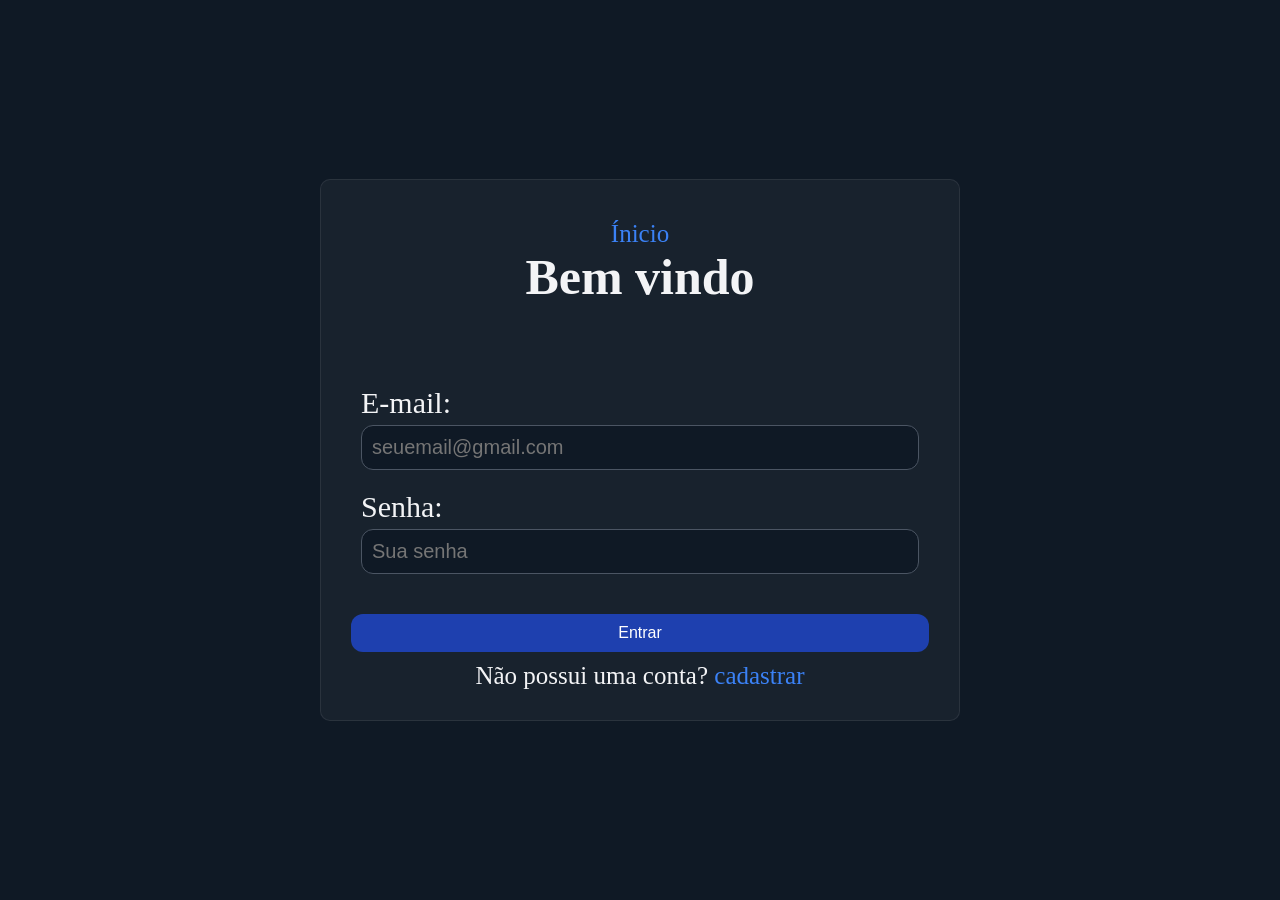
<file: public/login.html>
<!DOCTYPE html>
<html lang="en">

<head>
    <meta charset="UTF-8">
    <meta name="viewport" content="width=device-width, initial-scale=1.0">
    <title>Login</title>
    <link rel="stylesheet" href="./css/style.css">
</head>

<body>
    <section id="login">
        <div class="cadastro-container">
            <div class="card-login">
                <p><a href="index.html">Ínicio</a></p>
                <h1>Bem vindo</h1>

                <div class="campo">
                    <span>E-mail:</span>
                    <input id="inp_email" type="email" placeholder="seuemail@gmail.com">
                </div>

                <div class="campo">
                    <span>Senha:</span>
                    <input id="inp_senha" type="password" placeholder="Sua senha">
                </div>
                <button class="button" onclick="entrar()">Entrar</button>

                <p>Não possui uma conta? <a href="cadastro.html">cadastrar</a></p>
            </div>
        </div>
    </section>
</body>

</html>
<script>
    function entrar() {
        let email = inp_email.value
        let senha = inp_senha.value



        if (email == "" || senha == "") {

            alert('Todos os campos devem estar preenchidos')

            return false;
        }
        else {



            console.log("FORM LOGIN: ", email);
            console.log("FORM SENHA: ", senha);

            fetch("/usuarios/autenticar", {
                method: "POST",
                headers: {
                    "Content-Type": "application/json"
                },
                body: JSON.stringify({
                    emailServer: email,
                    senhaServer: senha
                })
            }).then(function (resposta) {
                console.log("ESTOU NO THEN DO entrar()!")

                if (resposta.ok) {
                    console.log(resposta);

                    resposta.json().then(json => {
                        console.log(json);
                        console.log(JSON.stringify(json));

                        sessionStorage.ID_USUARIO = json.id;
                        sessionStorage.EMAIL_USUARIO = json.email;
                        sessionStorage.NOME_USUARIO = json.nome;


                        setTimeout(function () {
                            window.location = "informativo.html";
                        }, 1000); // apenas para exibir o loading


                    });

                } else {

                    alert("E-mail ou senha incorretos!")

                    inp_senha.value = ""
                    inp_email.value = ""
                    
                    

                    resposta.text().then(texto => {
                        console.error(texto);

                    });
                }

            }).catch(function (erro) {
                console.log(erro);
            })
        }
        return false;




    }
</script>
</file>
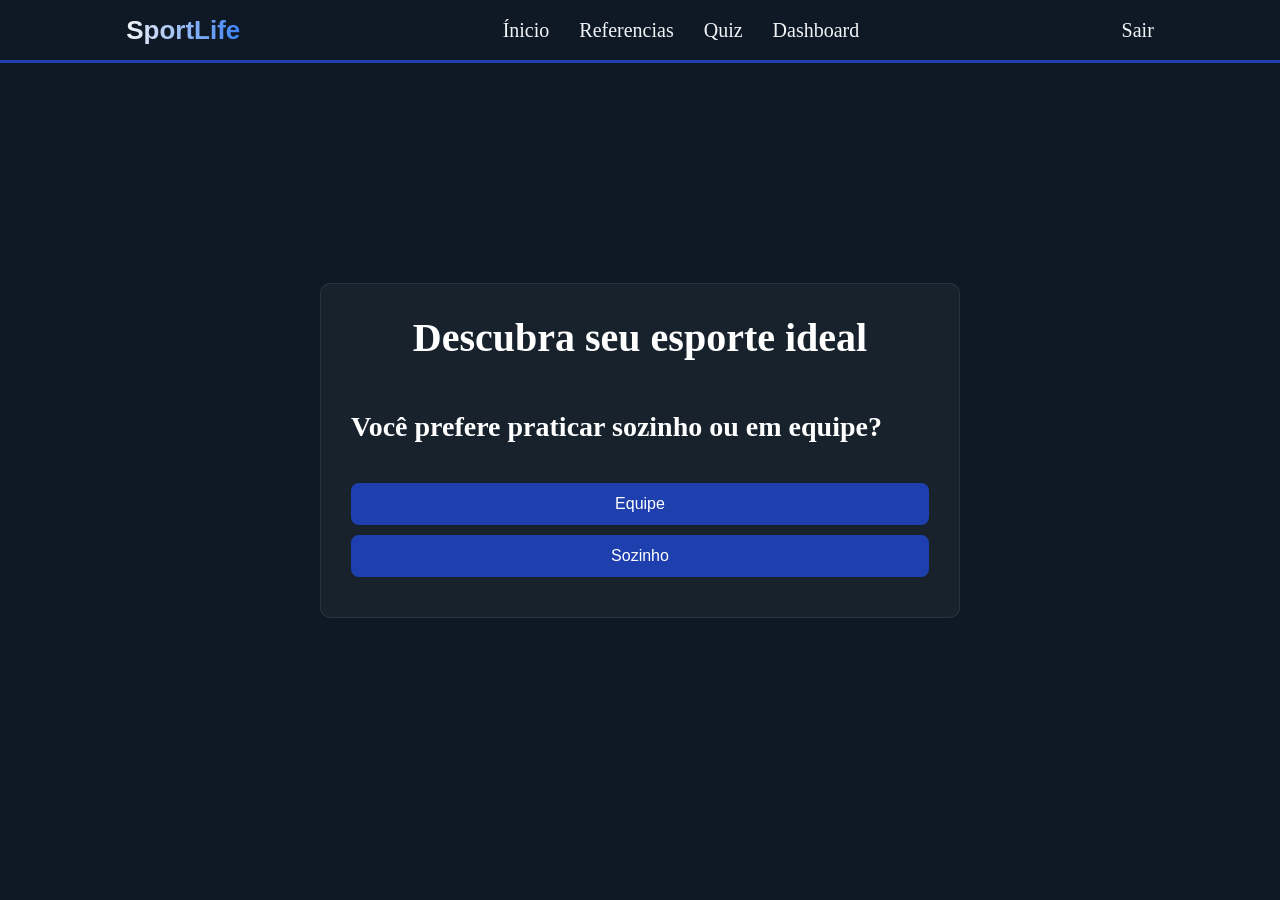
<file: public/quiz.html>
<!DOCTYPE html>
<html lang="pt-br">

<head>
    <meta charset="UTF-8">
    <meta name="viewport" content="width=device-width, initial-scale=1.0">
    <title>Quiz</title>
    <link rel="stylesheet" href="./css/style.css">
</head>

<body>
    <div id="header">
        <div class="container">
            <a class="logo">SportLife</a>
            <ul class="navbar">
                <li><a href="inicio.html">Ínicio</a></li>
                <li><a href="informativo.html">Referencias</a></li>
                <li><a href="quiz.html">Quiz</a></li>
                <li><a href="dashboard.html">Dashboard</a></li>
            </ul>
            <div class="profile">
                <a href="index.html">Sair</a>
            </div>
        </div>
    </div>
    
    <section id="quiz">

    <div class="quiz-container">

        <h1>Descubra seu esporte ideal</h1>

        <h2 id="pergunta"></h2>

        <div id="opcoes"></div>

    </div>
    </section>

</body>

</html>

<script>

    let perguntaAtual = 0

    let pontos = {
        futebol: 0,
        basquete: 0,
        corrida: 0,
        natacao: 0
    }

    let perguntas = [

        {
            pergunta: "Você prefere praticar sozinho ou em equipe?",

            opcoes: [
                {
                    texto: "Equipe",
                    esportes: ["futebol", "basquete"]
                },

                {
                    texto: "Sozinho",
                    esportes: ["corrida", "natacao"]
                }
            ]
        },

        {
            pergunta: "Qual ambiente você prefere?",

            opcoes: [
                {
                    texto: "Campo",
                    esportes: ["futebol"]
                },

                {
                    texto: "Quadra",
                    esportes: ["basquete"]
                },

                {
                    texto: "Piscina",
                    esportes: ["natacao"]
                },

                {
                    texto: "Rua ou parque",
                    esportes: ["corrida"]
                }
            ]
        },

        {
            pergunta: "Qual intensidade você gosta?",

            opcoes: [
                {
                    texto: "Alta intensidade",
                    esportes: ["futebol", "basquete"]
                },

                {
                    texto: "Resistência",
                    esportes: ["corrida"]
                },

                {
                    texto: "Baixo impacto",
                    esportes: ["natacao"]
                }
            ]
        },

        {
            pergunta: "Seu principal objetivo?",

            opcoes: [
                {
                    texto: "Diversão",
                    esportes: ["futebol", "basquete"]
                },

                {
                    texto: "Condicionamento",
                    esportes: ["corrida", "natacao"]
                },

                {
                    texto: "Competitividade",
                    esportes: ["futebol", "basquete"]
                }
            ]
        }

    ]

    function mostrarPergunta() {

        let pergunta = perguntas[perguntaAtual]

        document.getElementById("pergunta").innerHTML =
            pergunta.pergunta

        let mensagem = ""

        for (let i = 0; i < pergunta.opcoes.length; i++) {

            mensagem += `
        
        <button onclick="responder(${i})">
            ${pergunta.opcoes[i].texto}
        </button>
        
        `
        }

        document.getElementById("opcoes").innerHTML = mensagem
    }

    function responder(indice) {

        let opcao = perguntas[perguntaAtual].opcoes[indice]

        for (let i = 0; i < opcao.esportes.length; i++) {

            let esporte = opcao.esportes[i]

            pontos[esporte]++
        }

        perguntaAtual++

        if (perguntaAtual >= perguntas.length) {

            mostrarResultado()

            return

        } 
        mostrarPergunta()
    }

    function mostrarResultado() {

        let total = pontos.futebol + pontos.basquete + pontos.corrida + pontos.natacao

        let porcentagemFutebol = ((pontos.futebol / total) * 100).toFixed(2)
        let porcentagemBasquete = ((pontos.basquete / total) * 100).toFixed(2)
        let porcentagemCorrida = ((pontos.corrida / total) * 100).toFixed(2)
        let porcentagemNatacao = ((pontos.natacao / total) * 100).toFixed(2)

         fetch("/quiz/salvar", {
        method: "POST",
        headers: {
        "Content-Type": "application/json",
      },
      body: JSON.stringify({
        // crie um atributo que recebe o valor recuperado aqui
        // Agora vá para o arquivo routes/usuario.js
        idUsuarioServer: sessionStorage.ID_USUARIO,
        futebolServer: porcentagemFutebol,
        basqueteServer: porcentagemBasquete,
        corridaServer: porcentagemCorrida,
        natacaoServer: porcentagemNatacao
      })

    })

    .then(
        function (resposta) {
            if (resposta.ok) {
                console.log('Resposta salva')

                window.location = "dashboard.html"
            }
        }
    )

    .catch(function (resposta) {
        console.log(`#ERRO: ${resposta}`);
      }
    )


    
    }

    mostrarPergunta()

   

</script>
</file>
<file: public/css/style.css>
* {
  box-sizing: border-box;
    margin: 0;
    padding: 0;
}

body{
    margin: 0;
    padding: 0%;
}

html {
    scroll-behavior: smooth;
}

#header .container {
    top: 0;
    left: 0;
    display: flex;
    width: 100%;
    height: 20px;
    padding: 30px;
    justify-content: space-around;
    align-items: center;
    background-color: #0f1925;
    position: fixed;
    gap: 70px;
    border-bottom: 3px solid #1E40AF;
    z-index: 1000;
    
}

footer {
    display: flex;
    color: white;
    width: 100%;
    height: 20px;
    padding: 30px;
    justify-content: space-around;  
    align-items: center;
    background-color: #0f1925;
    border-top: 3px solid #1E40AF;
    z-index: 1000;
}


.logo {
    color: transparent;
    font-family: sans-serif;
    font-weight: bold;
    font-size: 26px;
    background: linear-gradient(to right, #F3F4F6, #3B82F6);
    background-clip: text;
    text-decoration: none;
}

.navbar {
    display: flex;
    flex-direction: row;
    gap: 30px;
    justify-content: center;
    align-items: center;
}

.navbar li {
    list-style: none;
}

.navbar a {
    color: #F3F4F6;
    text-decoration: none;
    font-size: 20px ;
}

.profile a{
    color: #F3F4F6;
    text-decoration: none;
    transition: 0.3s;
    font-size: 20px;
}



/* BANNER */ 

.banner-container {
    position: relative;
    width: 100%;
    height: 100vh;
    overflow: hidden;
}   

.carrossel-fita {
   display: flex;
   width: 400%;
   height: 100%;
   transition: transform 1.2s ease-in-out; 
}

.slide {
    width: 100%;
    height: 100%;
    background-size: cover;
    background-position: center;
}

.banner-container button{
    background-color: #1E40AF;
    color: white;
}

.img1 {
    background-image: linear-gradient(rgba(0,0,0,0.7)), 
    url('../assets/img1.jpg');
}
.img2 {
    background-image: linear-gradient(rgba(0,0,0,0.7)), 
    url('../assets/img2.jpg');
}
.img3 { 
    background-image: linear-gradient(rgba(0,0,0,0.7)), 
    url('../assets/img3.jpg');
}
.img4 {
    background-image: linear-gradient(rgba(0,0,0,0.7)), 
    url('../assets/img4.jpg');
}



.texto-banner {
    display: flex;
    flex-direction: column;
    position: absolute;
    top: 50%;
    left: 50%;
    transform: translate(-50%, -50%);
    z-index: 10;
    text-align: center;
    width: 80%;
}

.texto-banner h1 {
    font-family: clamp(32px, 5vw, 54px);
    color: #F3F4F6;
    font-size: 4rem;
    font-weight: 900;

}

.texto-banner p {
    font-family: Cambria, Cochin, Georgia, Times, 'Times New Roman', serif;
    color: #60A5FA;
    font-size: 2rem;
    font-weight: 500;
}

.banner-button {
    margin-top: 100px;
    z-index: 20;
    color: white;
}

/* Objetivo */

#sobre{
    width: 100%;
    min-height: 100vh;
}

.sobre-container {
    display: flex;
    justify-content: center;
    align-items: center;
    flex-direction: column;
    padding: 80px 60px;
    min-height: 100vh;
    background-color: #0f1925;

}

.texto-sobre {
    text-align: left;
    max-width: 750px;
    color: white;
    margin-right: auto;
}

.texto-sobre h1{
    font-family: clamp(32px, 5vw, 54px);
    font-size: 4.5rem;
    line-height: 1.1;
    font-weight: 800;
    margin-bottom: 30px;
}

.texto-sobre p{
    font-size: 30px;
    line-height: 1.4;
    color: #F3F4F6;
    margin-bottom: 34px;
}

.texto-sobre span{
   color: transparent;
    font-family: sans-serif;
    font-weight: bold;
    background: linear-gradient(to right, #F3F4F6, #3B82F6);
    background-clip: text;
    text-decoration: none;
}

.texto-sobre .button{
    padding: 18px 50px;
    font-size: 700;
}


/* Beneficios */

.beneficios-container {
    display: flex;
    justify-content: center;
    align-items: center;
    flex-direction: column;
    background-color: #F3F4F6;
    width: 100%;
    min-height: 100vh;
    padding: 80px 20px;

}

.texto-beneficios {
    text-align: center;
    max-width: 800px;
    margin: 0 auto;
    padding-bottom: 40px;
}

.texto-beneficios h1 {
    font-family: clamp(32px, 5vw, 54px);
    font-size: 3rem;
    color:#0f1925;
    margin-bottom: 15px;
    font-weight: 800;
}

.texto-beneficios p {
    font-size: 20px;
    color:#4B5563;
    line-height: 1.6;
    max-width: 700px;
}

.cards-container {
    display: flex;
    flex-direction: row;
    justify-content: center;
    gap: 40px;
    margin-top: 50px;
    padding: 0 20px;
}

.card{
    display: flex;
    flex-direction: column;
    background-color: #ffffff;
    width: 300px;
    height: 300px;
    padding: 30px;
    border-radius: 20px;
    box-shadow: 0 10px 25px rgba(0, 0, 0, 0.1);
    align-items: flex-start;
    text-align: left;
}

.card:hover{
    transform: translateY(-10px);
}

.card h3 {
    font-family: sans-serif;
    color: #0f1925;
    margin-bottom: 15px;
    font-size: 1.3rem;
}

.card p {
    font-size: 1rem;
    color: #4B5563;
    line-height: 1.5;
}

.beneficios-container .button {
    margin-top: 30px;
    padding: 18px 50px;
    font-size: 700;
}

/* Esportes */

#esportes{
    background-color: #0f1925;
    width: 100%;
    min-height: 100vh;
    padding: 80px 50px;
    color: white;
}

.cards-esportes-container{
    display: flex;
    justify-content: center;
    gap: 30px;
    flex-wrap: wrap;
}

#esportes h1{
    font-family: clamp(32px, 5vw, 54px);
    text-align: center;
    font-size: 3rem;
    margin-bottom: 50px;
}

.card-esporte{
    margin-top: 70px;
    width: 320px;
    background: rgba(255,255,255,0.04);
    border: 1px solid rgba(255,255,255,0.08);
    padding: 30px;
    border-radius: 20px;
}

.card-esporte h2{
    font-family: sans-serif;
    font-size: 2rem;
    margin-bottom: 15px;
}

.card-esporte p {
    font-size: 18px;
    color: #F3F4F6;
    margin-bottom: 20px;
}

.card-esporte ul {
    font-size: 18px;
    margin-bottom: 20px;
}

.card-esporte li{
    font-size: 18px;
    margin-bottom: 8px;

}

.card-esporte span{
    font-size: 18px;
    color: #3B82F6;
    margin-bottom: 20px;
}

.cards-esportes-container .button {
    margin-top: 40px;
    padding: 18px 50px;
    font-size: 700;
}

/* Sobre mim */

#sobre-mim{
    background:#0f1925;
    min-height: 100vh;
    padding: 80px 50px;
    color: #F3F4F6;
}

.sobre-mim-container{
    display: flex;
    width: 100%;
    align-items: center;
    justify-content: center;
    gap: 60px;
}

.texto-sobre-mim{
    max-width: 650px;
}

.texto-sobre-mim h1{
   font-size: clamp(45px, 7vw, 90px);
    margin-bottom: 25px;
    color: #60A5FA;
}

.texto-sobre-mim p {
    font-size: clamp(25px, 4vw, 10px);
    line-height: 1.2;
    color: #F3F4F6;
}

.foto-sobre-mim img{
    margin-left: 40px;
    width: 400px;
    height: 60%;
    object-fit: cover;
    border-radius: 20%;
    border: 4px solid #1E40AF;
    box-shadow: 0 0 25px rgba(59,130,246,0.30);
}





/* button */
.button {
    background-color: #1E40AF;
    padding: 10px 30px;
    border-radius: 12px;
    border: none;
    color: white;
    cursor: pointer;
    text-decoration: none;
    font-size: 16px;
    text-decoration: none;
}


.button:hover {
    transform: scale(1.07);
    box-shadow: 0 5px 15px rgba(243, 243, 243, 0.2);
}


/* cadastro e login */

#cadastro{
    margin: 0;
    padding: 0;
}

.cadastro-container {
    display: flex;
    align-items: center;
    justify-content: center;
    background:#0f1925;
    min-height: 100vh;
    width: 100%;
}

.card-login{
    display: flex;
    flex-direction: column;
    align-items: left;
    text-align: center;
    width: 50%;
    background: rgba(255,255,255,0.04);
    border: 1px solid rgba(255,255,255,0.08);
    padding: 30px;
    border-radius: 10px;
    color: #F3F4F6;
}

.card-login h1 {
    font-size: 50px;
    margin-bottom: 70px;
}

.campo {
    display: flex;
    flex-direction: column;
    text-align: left;
    margin: 10px;
}

.campo span{
    margin-bottom: 5px;
    font-size: 30px;
}

.campo input{
    padding: 10px;
    border-radius: 12px;
    font-size: 20px;
    background: #0f1925;
    color: white;
    border: 1px solid #4B5563;
}

.card-login button {
    margin-top: 30px;
}

.card-login p {
    margin-top: 10px;
    font-size: 25px;
}

.card-login a {
    text-decoration: none;
    color: #3B82F6;
}

/* quiz */

#quiz{
    display: flex;
    min-height: 100vh;
    width: 100%;
    background: #0f1925;
    justify-content: center;
    align-items: center;
}

.quiz-container {
    display: flex;
    flex-direction: column;
    background: #0f1925;
    padding: 30px;
    border-radius: 10px;
    width: 50%;
    background: rgba(255,255,255,0.04);
    border: 1px solid rgba(255,255,255,0.08);
    color: white;
    gap: 20px;
}

.quiz-container h1 {
    text-align: center;
    margin-bottom: 30px;
    font-size: 40px;
}

.quiz-container h2{
    margin-bottom: 20px;
    font-size: 28px;
}


.quiz-container button {
    width: 100%;
    padding: 12px;
    border-radius: 8px;
    cursor: pointer;
    font-size: 16px;
    background: #1E40AF;
    color: white;
    transition: 0.3s;
    border: none;
    margin-bottom: 10px;
}

.quiz-container button:hover{
    background: #1E40AF;
     transform:scale(1.02);
}




/* informativo */

#informativo {
    display: flex;
    align-items: center;
    justify-content: center;
    width: 100%;
    min-height: 90vh;
    background: #0f1925;
    padding: 80px;
}


.banner-informativo{
    width: 100%;
}

.texto-informativo {
    display: flex;
    flex-direction: column;
    align-items: center;
    max-width: 900px;
    color: white;
    text-align: center;
    margin: 0 auto;

}

.texto-informativo h1{
    font-family: clamp(32px, 5vw, 54px);
    font-size: 70px;
    line-height: 1;
    margin-bottom: 30px;
}

.texto-informativo span{
    color: #60A5FA
}

.texto-informativo p {
    font-size: 28px;
    line-height: 1.4;
    color: white;
    margin-bottom: 40px;
}

.mini-texto {
    color: #60A5FA;
    font-size: 15px;
    font-weight: bold;
    margin-bottom: 30px;
    border-radius: 70px;
    padding: 10px 20px;
    background: rgba(59,130,246,0.12);
    border: 1px solid rgba(96,165,250,0.25);
    width: 250px;
}

.texto-informativo button {
    padding: 12px 50px;
    font-size: 700;
}

#referencias {
    width: 100%;
    min-height: 100ch;
    background-color: #0f1925;
    padding: 120px 80px;
}

.referencias-container{
    display: flex;
    flex-direction: column;
    gap: 60px;
}

.card-referencias{
    display: flex;
    align-items: center;
    justify-content: center;
    gap: 60px;
    padding: 40px;
    background: rgba(255,255,255,0.05);
    border-radius: 24px;
    transition: 0.3s;
}

.card-referencias:hover {
    transform: scale(1.02);
    background: rgba(255,255,255,0.08);
    box-shadow: 0 0 30px rgba(96,165,250,0.15);
}

.futebol .card-referencias {
     border: 1px solid rgba(4, 249, 4, 0.818);
}

.futebol .card-referencias h1 {
    color: rgba(4, 249, 4, 0.818);
}

.basquete .card-referencias {
    border: 1px solid rgb(255, 119, 0);
}

.basquete .card-referencias h1 {
    color: rgba(255, 119, 0);
}

.natacao .card-referencias {
    border: 1px solid #60A5FA;
}

.natacao .card-referencias h1 {
    color:#60A5FA;
}

.corrida .card-referencias {
    border: 1px solid rgba(255, 0, 0, 0.881);
}

.corrida .card-referencias h1 {
    color: rgba(255, 0, 0, 0.881);
}

.img-jogador{
    width: 400px;
    height: 300px;
    border-radius: 20px;
    overflow: hidden;
}

.img-jogador img{
    width: 100%;
    height: 100%;
    object-fit: cover;
    border-radius: 20px;
    transition: 0.4s;
}

.card-referencias:hover img {
    transform: scale(1.08);
}

.texto-referencias{
    max-width: 700px;
    color: white;
}

.texto-referencias h1 {
    font-size: 50px;
    margin-bottom: 10px;
    color: #60A5FA;
}

.texto-referencias span {
    color: #9CA3AF;
    font-size: 18px;
}

.texto-referencias h3 {
    font-size: 35px;
    margin-top: 10px;
    margin-bottom: 25px;
}

.texto-referencias p {
    font-size: 22px;
    line-height: 1.5;
    color: #F3F4F6;
}


.referencias-container button{
    padding: 12px 40px;
    font-size: 700; 
    width: fit-content;
    align-self: center;
}


/* modal */

.modal {
    display: none;
    position: fixed;
    top: 0;
    left: 0;
    width: 100%;
    height: 100%;
    background: rgba(0, 0, 0, 0.85);
    justify-content: center;
    padding: 30px;
    align-items: center;
    z-index: 99999;
}

.modal-container {
    width: 90%;
    max-width: 1000px;
    height: 90vh;
    overflow-y: auto;
    background: #0f1925;
    border-radius: 24px;
    box-shadow: 0 0 40px rgba(0,0,0,0.5);
    position: relative;
}

.img-modal {
    width: 100%;
    overflow: hidden;
}

.img-modal img {
    width: 100%;
    height: 320px;
    object-fit: cover;
    border-radius: 24px;

}

.modal-info {
    padding: 40px;
    color: white;
}

.tag-esporte {
    display: inline-block;
    color: white;
    padding: 10px 20px;
    border-radius: 30px;
    font-size: 20px;
    font-weight: bold;
    margin-bottom: 20px;
}

.tag-esporte.futebol {
    background: #22c55e;
}
.tag-esporte.basquete {
    background: rgba(255, 119, 0);
}

.tag-esporte.natacao {
    background: #3B82F6;
}

.tag-esporte.corrida {
    background: rgba(255, 0, 0, 0.881);
}

.modal-info h1 {
    font-size: 42px;
    margin-bottom: 20px;
}

.button-favoritar {
    border: none;
    background:  rgba(255,255,255,0.12);
    color: white;
    padding: 14px 18px;
    border-radius: 12px;
    margin-bottom: 25px;
    font-size: 15px;
    font-weight: bold;
    cursor: pointer;
    transition: 0.3s;
    margin-top: 25px;
}

.button-favoritar:hover {
    transform: scale(1.05);
    background: #0f1925;
}

.titulo {
    font-size: 28px;
    margin-bottom: 25px;
}

.historia-atleta {
    margin-top: 35px;
    margin-bottom: 15px;
}

.historia-atleta h3 {
    font-size: 43px;
    margin-bottom: 15px;
    color: white;
}

.historia-atleta p {
    font-size: 24px;
    line-height: 1.5;
    color: #F3F4F6;
}

.fechar {
    display: flex;
    position: absolute;
    top: 20px;
    right: 20px;
    width: 45px;
    height: 45px;
    justify-content: center;
    align-items: center;
    font-size: 24px;
    color: white;
    border-radius: 70px;
    background:  rgba(255,255,255,0.12);
    cursor: pointer;
    transition: 0.3s;
}

.fechar:hover {
    background: #0f1925;
}

/* dash */

.dashboard {
    padding: 40px 80px;
    background: #0f1925;
    width: 100%;
    
}


.titulo-dashboard {
    text-align: center;
    margin-top: 60px;
    margin-bottom: 50px;
}

.titulo-dashboard h1 {
    font-size: 58px;
    margin-bottom: 10px;
    font-weight: bold;
    color: #1E40AF;
}

.titulo-dashboard p {
    font-size: 22px;
    color: #94A3B8;
}

.kpi-container {
    display: grid;
    grid-template-columns: repeat(4, 1fr);
    gap: 25px;
    margin-bottom: 50px;
}

.kpi-card {
    background: rgba(255,255,255,0.05);
    border: 1px solid rgba(59,130,246,0.2);
    border-radius: 25px;
    padding: 30px;
    transition: .3s;
}

.kpi-card:hover {
    transform: translateY(-5px);
}

.kpi-card h3 {
    font-size: 18px;
    color: #94A3B8;
    margin-bottom: 15px;
}

.kpi-card span {
    font-size: 42px;
    font-weight: bold;
    color: white;
}

.graficos-container {
    display: grid;
    grid-template-columns: 1fr 1fr;
    gap: 30px;
}

.grafico-card {
    background: rgba(255,255,255,0.05);;
    border: 1px solid rgba(59,130,246,0.2);
    border-radius: 25px;
    padding: 30px;
    height: 550px;
    display: flex;
    flex-direction: column;
    justify-content: center;
}

.grafico-card h2 {
    margin-bottom: 25px;
    font-size: 28px;
    color: #ffffff;
}

canvas {
    width: 80% !important;
    height: 90% !important;
}
</file>
